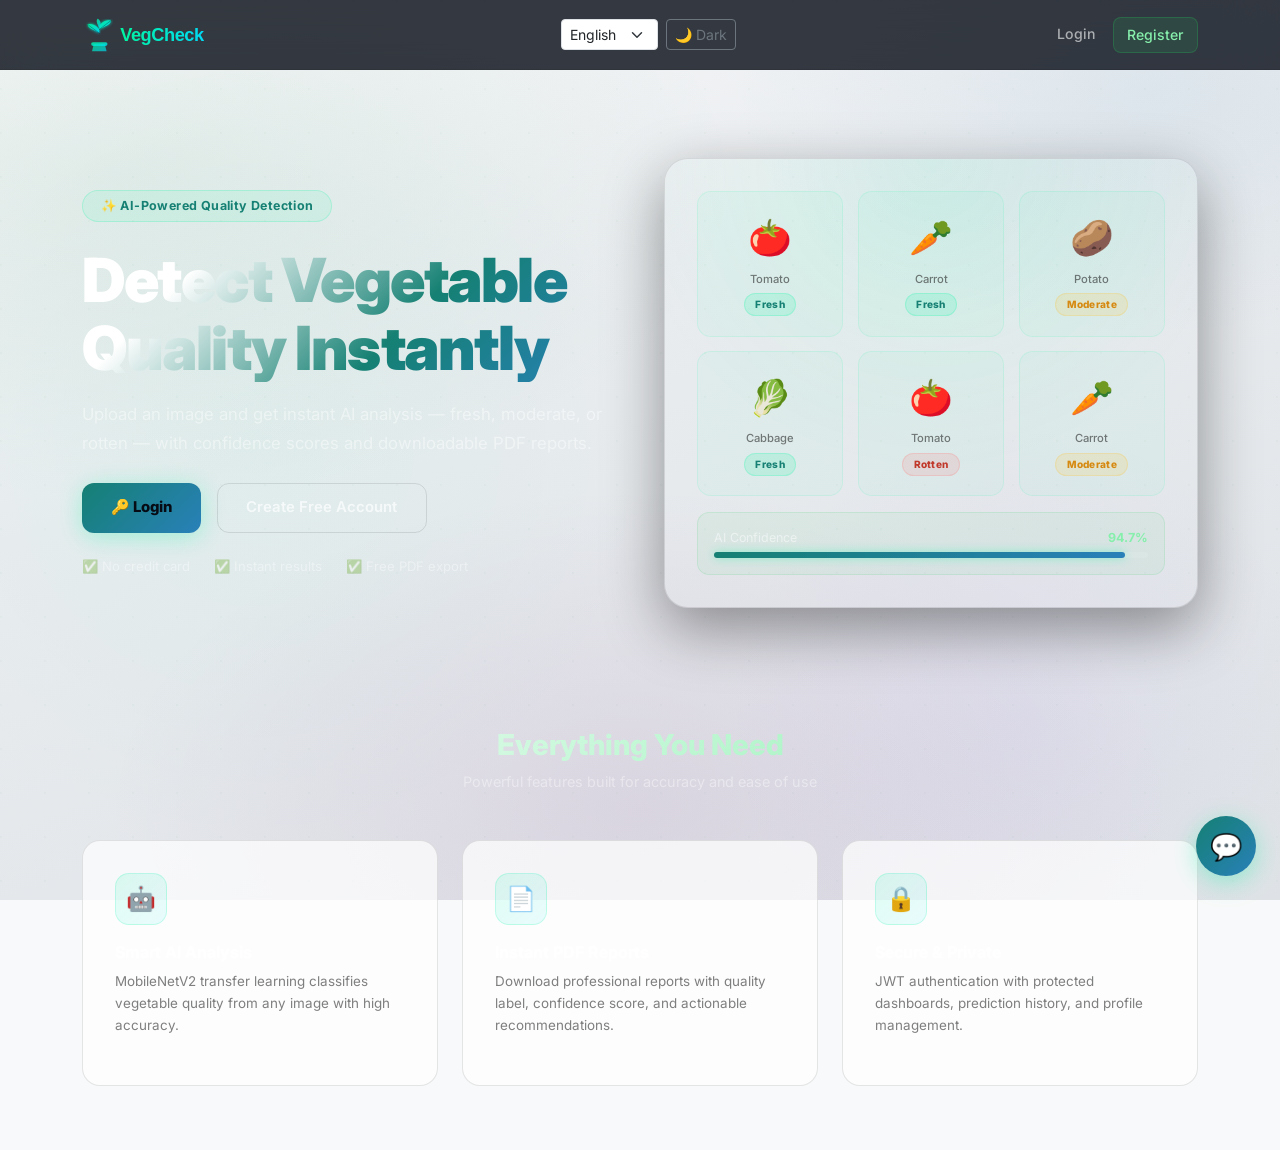
<file: frontend/index.html>
<!DOCTYPE html>
<html lang="en">
<head>
  <meta charset="UTF-8" />
  <meta name="viewport" content="width=device-width, initial-scale=1.0" />
      <title data-key="index_title">VegCheck AI - Vegetable Quality Detection</title>
  <link rel="icon" type="image/svg+xml" href="assets/icons/favicon.svg" />
  <link href="https://cdn.jsdelivr.net/npm/bootstrap@5.3.3/dist/css/bootstrap.min.css" rel="stylesheet" />
  <link rel="stylesheet" href="assets/css/style.css" />
  <link rel="stylesheet" href="assets/css/animations.css" />
</head>
<body>
  <div class="bg-canvas"></div>

  <!-- Navbar -->
  <nav class="navbar navbar-expand-lg glass-nav">
    <div class="container">
      <a class="navbar-brand" href="index.html"><img src="assets/icons/logo.svg" alt="VegCheck AI" /></a>
      <button class="navbar-toggler border-0" type="button" data-bs-toggle="collapse" data-bs-target="#navbarNav">
        <span class="navbar-toggler-icon"></span>
      </button>
          <div class="collapse navbar-collapse" id="navbarNav">
        <div class="d-flex align-items-center gap-2 me-2 ms-auto">
          <select id="languageSelect" class="form-select form-select-sm" style="width:auto;">
            <option value="en">English</option>
            <option value="es">Español</option>
            <option value="hi">हिंदी</option>
          </select>
          <button id="themeToggle" class="btn btn-sm btn-outline-secondary" onclick="toggleTheme()">🌙 Dark</button>
        </div>
        <ul class="navbar-nav ms-auto gap-1">
            <li class="nav-item"><a class="nav-link" href="login.html" data-key="nav_login">Login</a></li>
          <li class="nav-item">
            <a class="nav-link" href="register.html"
               style="background:rgba(34,197,94,0.12);border:1px solid rgba(34,197,94,0.25);border-radius:8px;color:#86efac!important;">
              <span data-key="nav_register">Register</span>
            </a>
          </li>
        </ul>
      </div>
    </div>
  </nav>

  <!-- Hero -->
  <section class="hero-section" style="position:relative;z-index:1;">
    <div class="container">
      <div class="row align-items-center g-5">
        <div class="col-lg-6 animate-fadeInLeft">
                <div class="hero-badge" data-key="index_hero_badge">✨ AI-Powered Quality Detection</div>
          <h1 class="hero-title" data-key="index_hero_title">Detect Vegetable Quality Instantly</h1>
          <p class="hero-sub" data-key="index_hero_sub">Upload an image and get instant AI analysis — fresh, moderate, or rotten — with confidence scores and downloadable PDF reports.</p>
          <div class="d-flex flex-wrap gap-3 mt-4">
            <a href="login.html" class="btn-primary-custom"><span data-key="index_login_btn">🔑 Login</span></a>
            <a href="register.html" class="btn-outline-custom"><span data-key="index_register_btn">Create Free Account</span></a>
          </div>
          <div class="d-flex gap-4 mt-4" style="color:rgba(255,255,255,0.4);font-size:0.82rem;">
            <span data-key="index_no_credit">✅ No credit card</span>
            <span data-key="index_instant">✅ Instant results</span>
            <span data-key="index_pdf_export">✅ Free PDF export</span>
          </div>
        </div>
        <div class="col-lg-6 animate-fadeInRight">
          <div class="hero-visual-card">
            <div class="veg-grid">
              <div class="veg-item">
                <span class="emoji">🍅</span>
                <div class="label">Tomato</div>
                <span class="quality-badge badge-fresh">Fresh</span>
              </div>
              <div class="veg-item">
                <span class="emoji">🥕</span>
                <div class="label">Carrot</div>
                <span class="quality-badge badge-fresh">Fresh</span>
              </div>
              <div class="veg-item">
                <span class="emoji">🥔</span>
                <div class="label">Potato</div>
                <span class="quality-badge badge-moderate">Moderate</span>
              </div>
              <div class="veg-item">
                <span class="emoji">🥬</span>
                <div class="label">Cabbage</div>
                <span class="quality-badge badge-fresh">Fresh</span>
              </div>
              <div class="veg-item">
                <span class="emoji">🍅</span>
                <div class="label">Tomato</div>
                <span class="quality-badge badge-rotten">Rotten</span>
              </div>
              <div class="veg-item">
                <span class="emoji">🥕</span>
                <div class="label">Carrot</div>
                <span class="quality-badge badge-moderate">Moderate</span>
              </div>
            </div>
            <div class="mt-3 p-3" style="background:rgba(34,197,94,0.06);border:1px solid rgba(34,197,94,0.12);border-radius:12px;">
              <div class="d-flex justify-content-between align-items-center mb-1">
                <span style="font-size:0.78rem;color:rgba(255,255,255,0.5);">AI Confidence</span>
                <span style="font-size:0.78rem;color:#86efac;font-weight:700;">94.7%</span>
              </div>
              <div style="height:6px;background:rgba(255,255,255,0.08);border-radius:3px;">
                <div style="height:100%;width:94.7%;background:linear-gradient(90deg,var(--p1),var(--p2));border-radius:3px;box-shadow:0 0 10px rgba(0,245,160,0.4);"></div>
              </div>
            </div>
          </div>
        </div>
      </div>
    </div>
  </section>

  <!-- Features -->
  <section style="position:relative;z-index:1;padding:4rem 0;">
    <div class="container">
      <div class="text-center mb-5 animate-fadeInUp">
                <h2 style="font-size:1.8rem;font-weight:800;background:linear-gradient(135deg,#fff,#86efac);-webkit-background-clip:text;-webkit-text-fill-color:transparent;background-clip:text;">
          <span data-key="index_features_title">Everything You Need</span>
        </h2>
        <p style="color:rgba(255,255,255,0.4);font-size:0.9rem;margin-top:0.5rem;" data-key="index_features_sub">Powerful features built for accuracy and ease of use</p>
      </div>
      <div class="row g-4">
        <div class="col-md-4 animate-fadeInUp delay-1">
              <div class="feature-card">
            <div class="feature-icon">🤖</div>
            <h4 data-key="feature_ai_title">Smart AI Analysis</h4>
            <p data-key="feature_ai_desc">MobileNetV2 transfer learning classifies vegetable quality from any image with high accuracy.</p>
          </div>
        </div>
        <div class="col-md-4 animate-fadeInUp delay-2">
          <div class="feature-card">
            <div class="feature-icon">📄</div>
            <h4 data-key="feature_pdf_title">Instant PDF Reports</h4>
            <p data-key="feature_pdf_desc">Download professional reports with quality label, confidence score, and actionable recommendations.</p>
          </div>
        </div>
        <div class="col-md-4 animate-fadeInUp delay-3">
          <div class="feature-card">
            <div class="feature-icon">🔒</div>
            <h4 data-key="feature_secure_title">Secure & Private</h4>
            <p data-key="feature_secure_desc">JWT authentication with protected dashboards, prediction history, and profile management.</p>
          </div>
        </div>
      </div>
    </div>
  </section>

      <script src="https://cdn.jsdelivr.net/npm/bootstrap@5.3.3/dist/js/bootstrap.bundle.min.js"></script>
        <script src="assets/js/theme.js"></script>
     <script src="assets/js/translations.js"></script>
     <script src="assets/js/chatbot.js"></script>
  </body>
</html>
</file>
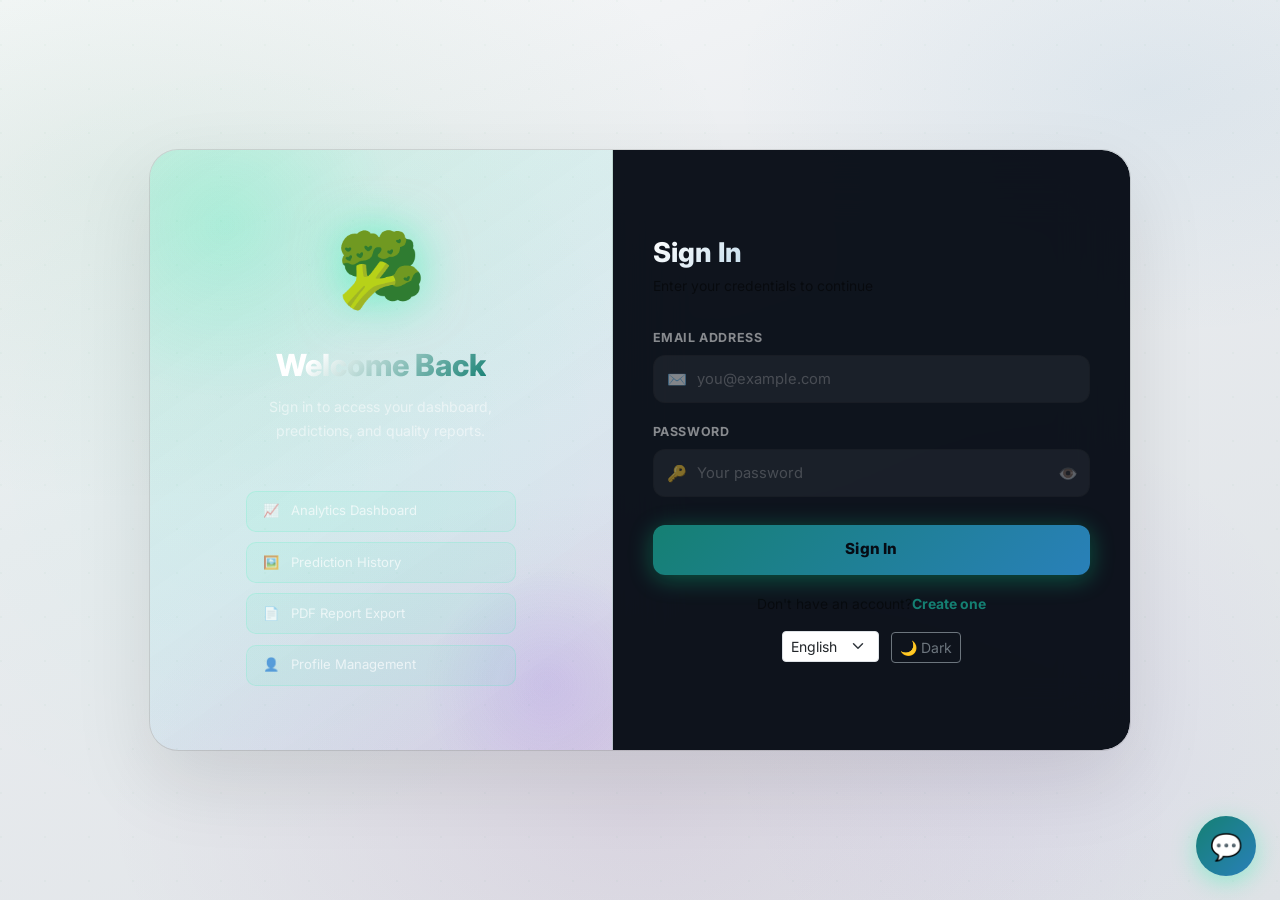
<file: frontend/admin.html>
<!DOCTYPE html>
<html lang="en">
  <head>
    <meta charset="UTF-8" />
    <meta name="viewport" content="width=device-width, initial-scale=1.0" />
        <title data-key="admin_title">Admin - VegCheck AI</title>
    <link href="https://cdn.jsdelivr.net/npm/bootstrap@5.3.3/dist/css/bootstrap.min.css" rel="stylesheet" />
    <link rel="stylesheet" href="assets/css/style.css" />
    <link rel="stylesheet" href="assets/css/animations.css" />
    <style>
      .train-log {
        background: #010a04;
        border: 1px solid rgba(34,197,94,0.2);
        border-radius: 10px;
        padding: 1rem;
        height: 320px;
        overflow-y: auto;
        font-family: 'Courier New', monospace;
        font-size: 0.82rem;
        color: #86efac;
        white-space: pre-wrap;
        word-break: break-all;
      }
      .train-log .log-error { color: #fca5a5; }
      .train-log .log-done  { color: #fde047; font-weight: 700; }
      .drop-zone {
        border: 2px dashed rgba(34,197,94,0.35);
        border-radius: 14px;
        padding: 2.5rem 1rem;
        text-align: center;
        cursor: pointer;
        transition: border-color 0.2s, background 0.2s;
        color: rgba(255,255,255,0.45);
      }
      .drop-zone.dragover, .drop-zone:hover {
        border-color: #22c55e;
        background: rgba(34,197,94,0.06);
        color: #86efac;
      }
      .drop-zone input { display: none; }
      .structure-hint {
        background: rgba(34,197,94,0.05);
        border: 1px solid rgba(34,197,94,0.15);
        border-radius: 10px;
        padding: 1rem 1.2rem;
        font-size: 0.82rem;
        color: rgba(255,255,255,0.55);
        font-family: 'Courier New', monospace;
        line-height: 1.8;
      }
    </style>
  </head>
  <body>
    <div class="bg-canvas"></div>
        <nav class="navbar navbar-expand-lg glass-nav">
      <div class="container">
        <a class="navbar-brand" href="index.html">🥦 VegCheck AI</a>
        <button class="navbar-toggler border-0" type="button" data-bs-toggle="collapse" data-bs-target="#navbarNav">
          <span class="navbar-toggler-icon"></span>
        </button>
        <div class="collapse navbar-collapse" id="navbarNav">
          <ul class="navbar-nav ms-auto align-items-center gap-1">
            <li class="nav-item d-flex align-items-center">
              <select id="languageSelect" class="form-select form-select-sm" style="width:auto;">
                <option value="en" data-key="lang_en">English</option>
                <option value="es" data-key="lang_es">Español</option>
                <option value="hi" data-key="lang_hi">हिंदी</option>
              </select>
            </li>
            <li class="nav-item d-flex align-items-center">
              <button id="themeToggle" class="btn btn-sm btn-outline-secondary" data-key="theme_toggle_dark" onclick="toggleTheme()">🌙 Dark</button>
            </li>
            <li class="nav-item"><a class="nav-link" href="predict.html" data-key="nav_predict">Predict</a></li>
            <li class="nav-item"><a class="nav-link" href="dashboard.html" data-key="nav_dashboard">Dashboard</a></li>
            <li class="nav-item"><a class="nav-link" href="history.html" data-key="nav_history">History</a></li>
            <li class="nav-item"><a class="nav-link" href="profile.html" data-key="nav_profile">Profile</a></li>
            <li class="nav-item"><a class="nav-link active" href="admin.html" data-key="nav_admin">Admin</a></li>
            <li class="nav-item"><a class="nav-link" href="#" onclick="logout()" data-key="nav_logout">Logout</a></li>
          </ul>
        </div>
      </div>
    </nav>

    <div class="container py-4" style="position:relative;z-index:1;">
      <div class="d-flex align-items-center gap-2 mb-4">
                <button class="btn btn-sm btn-outline-secondary" onclick="history.back()" data-key="back_btn">← Back</button>
        <a href="dashboard.html" class="btn btn-sm btn-outline-secondary" data-key="dashboard_link">Dashboard →</a>
      </div>

      <!-- Train Model Section -->
      <div class="glass-card p-4 mb-4">
                <h3 class="mb-1" data-key="train_model">🤖 Train Model</h3>
        <p style="color:rgba(255,255,255,0.4);font-size:0.88rem;margin-bottom:1.5rem;" data-key="train_desc">Upload a ZIP of labelled vegetable images to retrain the AI model.</p>

        <div class="row g-4">
          <div class="col-lg-5">
                        <h6 class="mb-2" style="color:rgba(255,255,255,0.6);" data-key="required_zip">Required ZIP structure:</h6>
            <div class="structure-hint mb-3">
              dataset.zip<br>
              ├── Tomato/<br>
              │&nbsp;&nbsp;&nbsp;├── Fresh/&nbsp;&nbsp;&nbsp;&nbsp;*.jpg<br>
              │&nbsp;&nbsp;&nbsp;├── Rotten/&nbsp;&nbsp;&nbsp;*.jpg<br>
              │&nbsp;&nbsp;&nbsp;└── Unripe/&nbsp;&nbsp;&nbsp;*.jpg<br>
              ├── Carrot/<br>
              │&nbsp;&nbsp;&nbsp;└── Fresh/&nbsp;&nbsp;&nbsp;&nbsp;*.jpg<br>
              └── Potato/<br>
              &nbsp;&nbsp;&nbsp;&nbsp;└── *.jpg&nbsp;&nbsp;&nbsp;(flat = Fresh)
            </div>
                        <div class="structure-hint" style="font-family:inherit;">
              <strong style="color:#86efac;" data-key="quality_folders">Quality folder names recognised:</strong><br>
              <span style="color:rgba(255,255,255,0.5);">fresh, ripe, good → <strong>Fresh</strong><br>
              unripe, old → <strong>Moderately Fresh</strong><br>
              rotten, bad, damaged, spoiled → <strong>Rotten</strong></span>
            </div>
          </div>

          <div class="col-lg-7">
            <div class="drop-zone" id="dropZone" onclick="document.getElementById('zipInput').click()">
              <div id="dropLabel">
                <div style="font-size:2.5rem;margin-bottom:0.5rem;">📦</div>
                                <div style="font-weight:600;" data-key="upload_zip">Click or drag & drop your ZIP file here</div>
                <div style="font-size:0.8rem;margin-top:0.3rem;" data-key="zip_only">Only .zip files accepted</div>
              </div>
              <input type="file" id="zipInput" accept=".zip" />
            </div>

            <div class="d-flex align-items-center gap-3 mt-3">
                            <label style="font-size:0.85rem;color:rgba(255,255,255,0.5);white-space:nowrap;" data-key="epochs_label">Epochs:</label>
              <input type="number" id="epochsInput" value="15" min="1" max="50"
                style="width:80px;background:rgba(255,255,255,0.06);border:1px solid rgba(255,255,255,0.1);border-radius:8px;color:#fff;padding:0.4rem 0.6rem;font-size:0.9rem;" />
                            <button id="trainBtn" class="btn-submit" style="flex:1;" onclick="startTraining()" data-key="start_training">
                🚀 Start Training
              </button>
            </div>

            <div class="d-flex align-items-center gap-3 mt-3 pt-2" style="border-top:1px solid rgba(255,255,255,0.06);">
                            <button id="folderTrainBtn" class="btn btn-outline-success btn-sm" data-key="train_from_folder">📁 Train from Existing Folder</button>
              <span style="font-size:0.78rem;color:rgba(255,255,255,0.45);" data-key="train_from_folder_desc">Train directly from the <code>train_uploads</code> folder already on the server.</span>
            </div>
            <div class="structure-hint mt-3" style="font-family:inherit;">
                            <strong style="color:#86efac;" data-key="single_image_mode">Single-image mode:</strong><br>
              <span data-key="single_image_instructions">Upload one photo at a time, choose the vegetable and quality, and the image will be added to the training set for retraining.</span>
            </div>

            <div class="row g-3 mt-1">
              <div class="col-md-4">
                                <label class="form-label" style="font-size:0.8rem;color:rgba(255,255,255,0.55);" data-key="vegetable_name_label">Vegetable name</label>
                <input id="singleVegetableInput" type="text" placeholder="Tomato" data-key="vegetable_placeholder" class="form-control" style="background:rgba(255,255,255,0.06);border:1px solid rgba(255,255,255,0.1);border-radius:8px;color:#fff;" />
              </div>
              <div class="col-md-3">
                                <label class="form-label" style="font-size:0.8rem;color:rgba(255,255,255,0.55);" data-key="quality_label">Quality</label>
                <select id="singleQualityInput" class="form-select" style="background:rgba(255,255,255,0.06);border:1px solid rgba(255,255,255,0.1);border-radius:8px;color:#fff;">
                                    <option value="Fresh" data-key="fresh_label">Fresh</option>
                  <option value="Moderately Fresh" data-key="moderate_label">Moderately Fresh</option>
                  <option value="Rotten" data-key="rotten_label">Rotten</option>
                </select>
              </div>
              <div class="col-md-5">
                                <label class="form-label" style="font-size:0.8rem;color:rgba(255,255,255,0.55);" data-key="single_image">Single image</label>
                <input type="file" id="singleImageInput" accept="image/*" class="form-control" style="background:rgba(255,255,255,0.06);border:1px solid rgba(255,255,255,0.1);border-radius:8px;color:#fff;" />
                                <div id="singleImageLabel" style="font-size:0.75rem;color:rgba(255,255,255,0.45);margin-top:0.35rem;" data-key="no_image_selected">No image selected</div>
              </div>
            </div>

            <div class="d-flex justify-content-end mt-3">
                            <button id="singleUploadBtn" class="btn-submit" onclick="uploadSingleImage()" data-key="add_single">📸 Add Single Image</button>
            </div>

            <div id="trainAlert" class="mt-3" style="display:none;"></div>

            <div class="mt-3">
              <div class="d-flex justify-content-between align-items-center mb-1">
                                <span style="font-size:0.82rem;color:rgba(255,255,255,0.5);" data-key="training_log">Training Log</span>
                <button class="btn btn-sm" style="font-size:0.75rem;color:rgba(255,255,255,0.3);background:none;border:none;" onclick="clearLog()" data-key="clear_log">Clear</button>
              </div>
                            <div class="train-log" id="trainLog" data-key="waiting_training">Waiting for training to start...</div>
            </div>

            <div id="progressBar" class="mt-2" style="display:none;">
              <div style="height:4px;background:rgba(255,255,255,0.08);border-radius:2px;overflow:hidden;">
                <div id="progressFill" style="height:100%;width:0%;background:linear-gradient(90deg,#22c55e,#86efac);border-radius:2px;transition:width 0.4s;"></div>
              </div>
            </div>
          </div>
        </div>
      </div>

      <!-- Users Section -->
      <div class="glass-card p-4">
                <h3 class="mb-3" data-key="all_users">👥 All Users</h3>
        <div id="adminUsers"><div class="spinner-border spinner-border-sm"></div></div>
      </div>
    </div>

        <script src="https://cdn.jsdelivr.net/npm/bootstrap@5.3.3/dist/js/bootstrap.bundle.min.js"></script>
    <script src="assets/js/theme.js"></script>
    <script src="assets/js/translations.js"></script>
    <script src="assets/js/chatbot.js"></script>
    <script src="assets/js/app.js"></script>
    <script src="assets/js/admin-nav.js"></script>
    <script>
      const API = 'http://127.0.0.1:8000';
      let selectedFile = null;
      let selectedSingleImageFile = null;
      let streamAbortController = null;

      // ── Drag & drop ──
      const dropZone = document.getElementById('dropZone');
      const zipInput = document.getElementById('zipInput');
      const singleImageInput = document.getElementById('singleImageInput');
      const singleImageLabel = document.getElementById('singleImageLabel');

      dropZone.addEventListener('dragover', e => { e.preventDefault(); dropZone.classList.add('dragover'); });
      dropZone.addEventListener('dragleave', () => dropZone.classList.remove('dragover'));
      dropZone.addEventListener('drop', e => {
        e.preventDefault();
        dropZone.classList.remove('dragover');
        const f = e.dataTransfer.files[0];
        if (f && f.name.endsWith('.zip')) setFile(f);
                else showAlert(t('drop_zip'), 'error');
      });
      zipInput.addEventListener('change', () => {
        if (zipInput.files[0]) setFile(zipInput.files[0]);
      });
      singleImageInput.addEventListener('change', () => {
        selectedSingleImageFile = singleImageInput.files[0] || null;
        singleImageLabel.textContent = selectedSingleImageFile
          ? `${selectedSingleImageFile.name} (${(selectedSingleImageFile.size / 1024 / 1024).toFixed(2)} MB)`
                    : t('no_image_selected');
      });

      function setFile(f) {
        selectedFile = f;
        document.getElementById('dropLabel').innerHTML =
          `<div style="font-size:2rem;">✅</div><div style="font-weight:600;color:#86efac;">${f.name}</div><div style="font-size:0.8rem;">${(f.size/1024/1024).toFixed(2)} MB</div>`;
      }

      // ── Training ──
      async function startTraining() {
                if (!selectedFile) return showAlert(t('select_zip_first'), 'error');
        const token = localStorage.getItem('token');
        const epochs = parseInt(document.getElementById('epochsInput').value) || 15;

        const btn = document.getElementById('trainBtn');
        btn.disabled = true;
        btn.innerHTML = '<span class="spinner"></span> ' + t('uploading');
        clearLog();
        showAlert('', '');

        const formData = new FormData();
        formData.append('file', selectedFile);
        // epochs is passed as query param only — do not add to FormData

        try {
          const res = await fetch(`${API}/admin/train/upload?epochs=${epochs}`, {
            method: 'POST',
            headers: { Authorization: `Bearer ${token}` },
            body: formData,
          });
          const data = await res.json();
          if (!res.ok) {
                        showAlert(data.detail || t('upload_failed'), 'error');
            btn.disabled = false;
            btn.innerHTML = t('start_training');
            return;
          }
          showAlert(t('training_started') + ' ' + t('classes_csv') + ' ' + data.classes.join(', '), 'success');
          btn.innerHTML = t('training');
          document.getElementById('progressBar').style.display = 'block';
          startLogStream(token);
        } catch {
          showAlert(t('cannot_connect'), 'error');
          btn.disabled = false;
          btn.innerHTML = t('start_training');
        }
      }

      async function trainFromFolder() {
        const token = localStorage.getItem('token');
        const epochs = parseInt(document.getElementById('epochsInput').value) || 15;
        const btn = document.getElementById('folderTrainBtn');
        btn.disabled = true;
        btn.innerHTML = '<span class="spinner"></span> ' + t('training');
        clearLog();
        showAlert('', '');
        try {
          const res = await fetch(`${API}/admin/train/train-folder?epochs=${epochs}`, {
            method: 'POST',
            headers: { Authorization: `Bearer ${token}` },
          });
          const data = await res.json();
          if (!res.ok) {
                        showAlert(data.detail || t('training_failed'), 'error');
            btn.disabled = false;
            btn.innerHTML = t('train_from_folder');
            return;
          }
          showAlert(t('training_started') + ' ' + t('classes_csv') + ' ' + data.classes.join(', '), 'success');
          btn.innerHTML = t('training');
          document.getElementById('progressBar').style.display = 'block';
          startLogStream(token);
        } catch {
          showAlert(t('cannot_connect'), 'error');
          btn.disabled = false;
          btn.innerHTML = t('train_from_folder');
        }
      }

      async function uploadSingleImage() {
        const token = localStorage.getItem('token');
        const vegetableName = document.getElementById('singleVegetableInput').value.trim();
        const qualityValue = document.getElementById('singleQualityInput').value;
        const epochs = parseInt(document.getElementById('epochsInput').value) || 15;
        const btn = document.getElementById('singleUploadBtn');

                if (!selectedSingleImageFile) return showAlert(t('select_image_first'), 'error');
        if (!vegetableName) return showAlert(t('enter_vegetable'), 'error');

        btn.disabled = true;
                btn.innerHTML = '<span class="spinner"></span> ' + t('adding');
        clearLog();
        showAlert('', '');

        const formData = new FormData();
        formData.append('file', selectedSingleImageFile);
        formData.append('vegetable_name', vegetableName);
        formData.append('quality', qualityValue);
        formData.append('epochs', epochs.toString());

        try {
          const res = await fetch(`${API}/admin/train/upload-single`, {
            method: 'POST',
            headers: { Authorization: `Bearer ${token}` },
            body: formData,
          });
          const data = await res.json();
          if (!res.ok) {
                        showAlert(data.detail || t('single_upload_failed'), 'error');
            btn.disabled = false;
            btn.innerHTML = t('add_single');
            return;
          }
          showAlert(t('image_added') + ' ' + t('classes_csv') + ' ' + data.classes.join(', '), 'success');
          btn.innerHTML = t('training');
          document.getElementById('progressBar').style.display = 'block';
          startLogStream(token);
        } catch {
          showAlert(t('cannot_connect'), 'error');
          btn.disabled = false;
          btn.innerHTML = t('add_single');
        }
      }

      function startLogStream(token) {
        if (streamAbortController) streamAbortController.abort();
        streamAbortController = new AbortController();
        // 2-hour timeout matches server-side deadline
        const timeoutId = setTimeout(() => streamAbortController.abort(), 7200000);
        const logEl = document.getElementById('trainLog');
        logEl.textContent = '';
        let epochCount = 0;

        fetchStream(`${API}/admin/train/logs`, token, streamAbortController.signal)
          .then(async (stream) => {
            const decoder = new TextDecoder();
            const reader = stream.getReader();
            let buffer = '';
            while (true) {
              const { done, value } = await reader.read();
              if (done) break;
              buffer += decoder.decode(value, { stream: true });
              const lines = buffer.split('\n');
              buffer = lines.pop();
              for (const line of lines) {
                if (line.startsWith('data: ')) {
                  const msg = line.slice(6);
                  if (msg === '__DONE__') { clearTimeout(timeoutId); onTrainingDone(); return; }
                  appendLog(msg);
                  if (msg.includes('Epoch')) epochCount++;
                  document.getElementById('progressFill').style.width = Math.min(epochCount / 25 * 100, 95) + '%';
                }
              }
            }
            clearTimeout(timeoutId);
            onTrainingDone();
          }).catch(err => {
            clearTimeout(timeoutId);
                        if (err.name !== 'AbortError') appendLog(t('stream_error') + err.message, 'error');
            onTrainingDone();
          });
      }

      async function fetchStream(url, token, signal) {
        const res = await fetch(url, { headers: { Authorization: `Bearer ${token}` }, signal });
        if (!res.ok) throw new Error('Stream request failed');
        return res.body;
      }

      function onTrainingDone() {
        const trainBtn = document.getElementById('trainBtn');
        const singleUploadBtn = document.getElementById('singleUploadBtn');
        const folderTrainBtn = document.getElementById('folderTrainBtn');
        trainBtn.disabled = false;
                trainBtn.innerHTML = t('start_training');
        singleUploadBtn.disabled = false;
        singleUploadBtn.innerHTML = t('add_single');
        if (folderTrainBtn) { folderTrainBtn.disabled = false; folderTrainBtn.innerHTML = t('train_from_folder'); }
        document.getElementById('progressFill').style.width = '100%';
        setTimeout(() => { document.getElementById('progressBar').style.display = 'none'; }, 2000);
      }

      function appendLog(msg, cls) {
        const logEl = document.getElementById('trainLog');
        const line = document.createElement('div');
        if (cls) line.className = 'log-' + cls;
        else if (msg.includes('✅')) line.className = 'log-done';
        else if (msg.includes('❌')) line.className = 'log-error';
        line.textContent = msg;
        logEl.appendChild(line);
        logEl.scrollTop = logEl.scrollHeight;
      }

      function clearLog() {
                document.getElementById('trainLog').textContent = t('waiting_training');
      }

      function showAlert(msg, type) {
        const el = document.getElementById('trainAlert');
        if (!msg) { el.style.display = 'none'; return; }
        el.style.display = 'block';
        el.style.cssText = `display:block;padding:0.7rem 1rem;border-radius:8px;font-size:0.85rem;${
          type === 'error'
            ? 'background:rgba(239,68,68,0.12);border:1px solid rgba(239,68,68,0.3);color:#fca5a5;'
            : 'background:rgba(34,197,94,0.12);border:1px solid rgba(34,197,94,0.3);color:#86efac;'
        }`;
        el.textContent = msg;
      }

      // ── Users ──
      async function loadAdmin() {
        const token = localStorage.getItem('token');
        if (!token) return window.location.href = 'login.html';
        try {
          const res = await fetch(`${API}/admin/users`, { headers: { Authorization: `Bearer ${token}` } });
          const data = await res.json();
          if (!res.ok) { document.getElementById('adminUsers').innerHTML = `<p style="color:#fca5a5;">${data.detail || t('access_denied')}</p>`; return; }
          document.getElementById('adminUsers').innerHTML = data.length
            ? data.map(u => `<div class="border-bottom py-2 d-flex justify-content-between align-items-center"><span><strong>${u.username}</strong> <span style="color:rgba(255,255,255,0.4);font-size:0.85rem;">${u.email}</span></span><span style="font-size:0.75rem;color:${u.is_admin==='true'?'#86efac':'rgba(255,255,255,0.3)'}">${u.is_admin==='true'?t('user_role_admin'):t('user_role_user')}</span></div>`).join('')
            : '<p style="color:rgba(255,255,255,0.4);">'+t('no_users')+'</p>';
        } catch { document.getElementById('adminUsers').innerHTML = '<p style="color:#fca5a5;">'+t('cannot_connect')+'</p>'; }
      }

      loadAdmin();
      function logout() { localStorage.removeItem('token'); window.location.href = 'login.html'; }
    </script>
  </body>
</html>
</file>
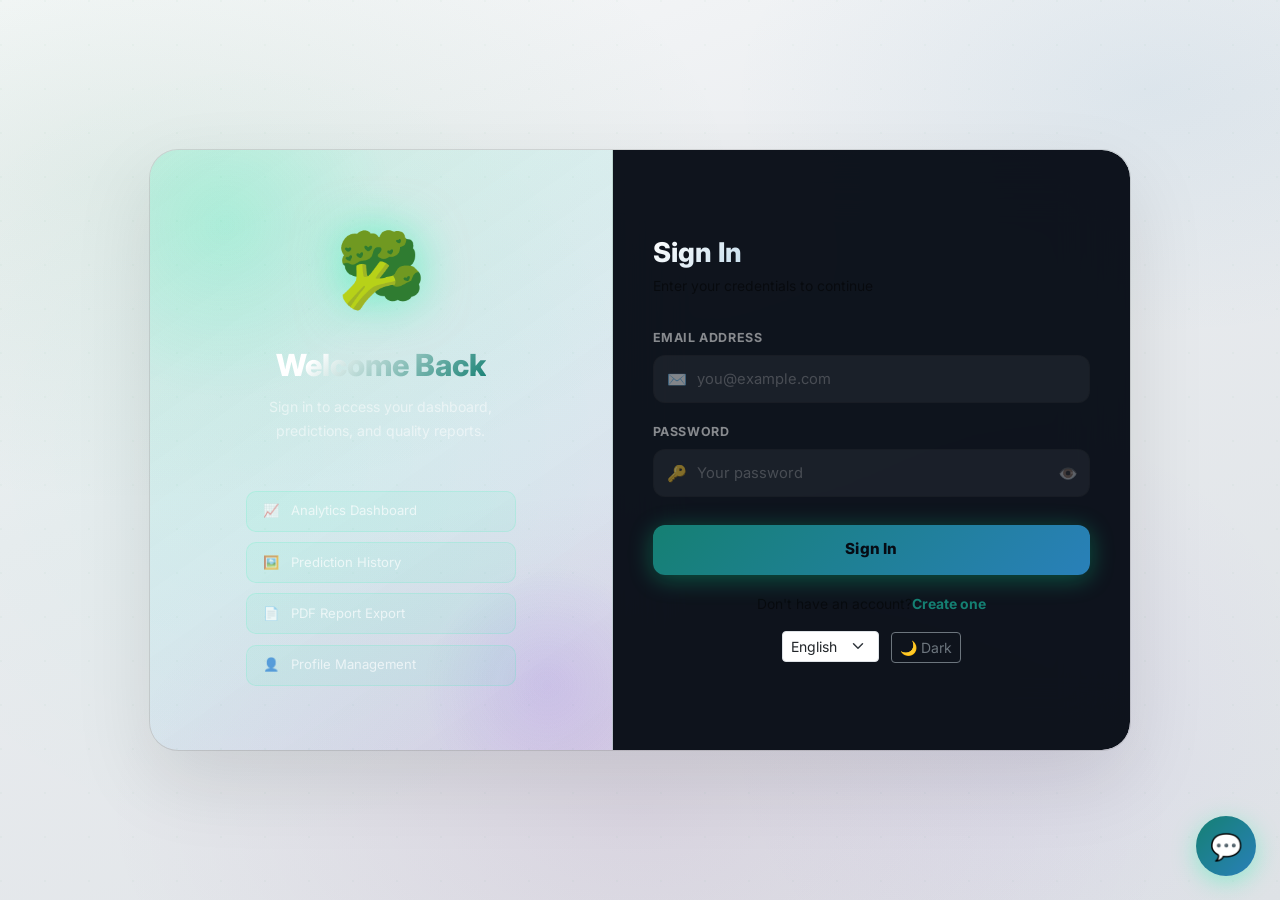
<file: frontend/dashboard.html>
<!DOCTYPE html>
<html lang="en">
  <head>
    <meta charset="UTF-8" />
    <meta name="viewport" content="width=device-width, initial-scale=1.0" />
        <title data-key="dashboard_title">Dashboard - VegCheck AI</title>
  <link rel="icon" type="image/svg+xml" href="assets/icons/favicon.svg" />
    <link href="https://cdn.jsdelivr.net/npm/bootstrap@5.3.3/dist/css/bootstrap.min.css" rel="stylesheet" />
    <link rel="stylesheet" href="assets/css/style.css" />
    <link rel="stylesheet" href="assets/css/animations.css" />
  </head>
  <body>
    <div class="bg-canvas"></div>
    <nav class="glass-nav">
      <div class="container d-flex align-items-center justify-content-between">
        <a class="navbar-brand" href="index.html"><img src="assets/icons/logo.svg" alt="VegCheck AI" /></a>
                <div class="d-flex align-items-center gap-3">
                    <select id="languageSelect" class="form-select form-select-sm" style="width:auto;">
            <option value="en" data-key="lang_en">English</option>
            <option value="es" data-key="lang_es">Español</option>
            <option value="hi" data-key="lang_hi">हिंदी</option>
          </select>
          <button id="themeToggle" class="btn btn-sm btn-outline-secondary" data-key="theme_toggle_dark" onclick="toggleTheme()">🌙 Dark</button>
          <ul class="navbar-nav flex-row gap-1" style="margin:0;">
          <li class="nav-item"><a class="nav-link active" href="dashboard.html" data-key="nav_dashboard">Dashboard</a></li>
          <li class="nav-item"><a class="nav-link" href="predict.html" data-key="nav_predict">Predict</a></li>
          <li class="nav-item"><a class="nav-link" href="history.html" data-key="nav_history">History</a></li>
          <li class="nav-item"><a class="nav-link" href="profile.html" data-key="nav_profile">Profile</a></li>
          <li class="nav-item" id="adminNavItem" style="display:none;">
            <a class="nav-link" href="admin.html" data-key="nav_admin" style="background:rgba(234,179,8,0.12);border:1px solid rgba(234,179,8,0.25);border-radius:8px;color:#fde047!important;">🛡️ Admin</a>
          </li>
                        <li class="nav-item"><a class="nav-link" href="#" onclick="logout()" data-key="nav_logout" style="color:var(--danger)!important;">Logout</a></li>
            </ul>
          </div>
        </div>
      </nav>

    <div class="container py-4" style="position:relative;z-index:1;">
      <div class="d-flex align-items-center gap-3 mb-4 animate-fadeInUp">
        <div style="font-size:2rem;">📊</div>
        <div>
          <h2 style="font-size:1.6rem;font-weight:900;background:linear-gradient(135deg,#fff,var(--p1));-webkit-background-clip:text;-webkit-text-fill-color:transparent;background-clip:text;margin:0;" data-key="dashboard_heading">Dashboard</h2>
          <p style="color:var(--muted);font-size:0.83rem;margin:0;" data-key="dashboard_sub">Your quality detection overview</p>
        </div>
      </div>
      <div class="row g-4" id="statsRow"></div>
      <div class="row g-4 mt-2">
        <div class="col-lg-8 animate-fadeInLeft delay-2">
          <div class="glass-card p-4">
            <h5 style="font-weight:700;margin-bottom:1rem;" data-key="dashboard_recent">🕒 Recent Predictions</h5>
            <div id="recentPredictions"></div>
          </div>
        </div>
        <div class="col-lg-4 animate-fadeInRight delay-2">
          <div class="glass-card p-4">
            <h5 style="font-weight:700;margin-bottom:1rem;" data-key="dashboard_quick">⚡ Quick Actions</h5>
            <div class="d-flex flex-column gap-2 mt-2">
              <a href="predict.html" class="btn-submit" style="text-align:center;text-decoration:none;display:block;" data-key="dashboard_new_pred">🔍 New Prediction</a>
              <a href="history.html" class="btn-outline-custom" style="justify-content:center;" data-key="history_new_pred">📋 View History</a>
              <a href="profile.html" class="btn-outline-custom" style="justify-content:center;" data-key="dashboard_profile">👤 My Profile</a>
            </div>
          </div>
        </div>
      </div>
      <div class="d-flex justify-content-between mt-4">
        <button class="btn btn-sm btn-outline-secondary" onclick="history.back()" data-key="back_btn">← Back</button>
        <a href="predict.html" class="btn btn-sm btn-outline-secondary" data-key="new_prediction_arrow">New Prediction →</a>
      </div>
    </div>

        <script src="https://cdn.jsdelivr.net/npm/bootstrap@5.3.3/dist/js/bootstrap.bundle.min.js"></script>
    <script src="assets/js/theme.js"></script>
    <script src="assets/js/translations.js"></script>
    <script src="assets/js/chatbot.js"></script>
    <script src="assets/js/app.js"></script>
    <script src="assets/js/admin-nav.js"></script>
    <script>
            const API = 'http://127.0.0.1:8000';

      async function loadDashboard() {
        const token = localStorage.getItem('token');
        if (!token) { window.location.href = 'login.html'; return; }
        try {
          const res = await fetch('http://127.0.0.1:8000/dashboard', { headers: { Authorization: `Bearer ${token}` } });
          const data = await res.json();
          if (!res.ok) { alert(data.detail || t('dashboard_load_error')); return; }
          document.getElementById('statsRow').innerHTML = `
            <div class="col-6 col-md-3 animate-fadeInUp delay-1"><div class="stat-card"><h5>${t('stats_total')}</h5><h2>${data.total_predictions}</h2></div></div>
            <div class="col-6 col-md-3 animate-fadeInUp delay-2"><div class="stat-card"><h5 style="color:var(--p1)">${t('stats_fresh')}</h5><h2 style="background:linear-gradient(135deg,var(--p1),var(--p2));-webkit-background-clip:text;-webkit-text-fill-color:transparent;background-clip:text;">${data.fresh_count}</h2></div></div>
            <div class="col-6 col-md-3 animate-fadeInUp delay-3"><div class="stat-card"><h5 style="color:var(--warn)">${t('stats_moderate')}</h5><h2 style="background:linear-gradient(135deg,#fbbf24,#f59e0b);-webkit-background-clip:text;-webkit-text-fill-color:transparent;background-clip:text;">${data.moderately_fresh_count}</h2></div></div>
            <div class="col-6 col-md-3 animate-fadeInUp delay-4"><div class="stat-card"><h5 style="color:var(--danger)">${t('stats_rotten')}</h5><h2 style="background:linear-gradient(135deg,#f87171,#ef4444);-webkit-background-clip:text;-webkit-text-fill-color:transparent;background-clip:text;">${data.rotten_count}</h2></div></div>`;
          const qColor = q => q === 'Fresh' ? 'var(--p1)' : q === 'Moderately Fresh' ? 'var(--warn)' : 'var(--danger)';
          const fmtDate = (iso) => { if (!iso) return ''; const d = new Date(iso); return d.toLocaleString(undefined, { month: 'short', day: 'numeric', hour: '2-digit', minute: '2-digit' }); };
          document.getElementById('recentPredictions').innerHTML = data.recent_predictions.length
            ? data.recent_predictions.map(p => `<div class="history-item"><span><strong style="color:${qColor(p.quality)};font-weight:700;">${p.quality}</strong> <span style="color:var(--muted);font-size:0.8rem;">${fmtDate(p.prediction_date)}</span></span><span style="color:var(--muted);font-size:0.78rem;background:rgba(255,255,255,0.05);padding:0.2rem 0.6rem;border-radius:6px;">${p.confidence}%</span></div>`).join('')
            : '<p style="color:var(--muted);">' + t('dashboard_no_pred') + ' <a href="predict.html" style="color:var(--p1);">' + t('dashboard_make_first') + '</a></p>';
                } catch { alert(t('cannot_connect')); }
      }
      loadDashboard();
      function logout() { localStorage.removeItem('token'); window.location.href = 'login.html'; }
    </script>
  </body>
</html>
</file>
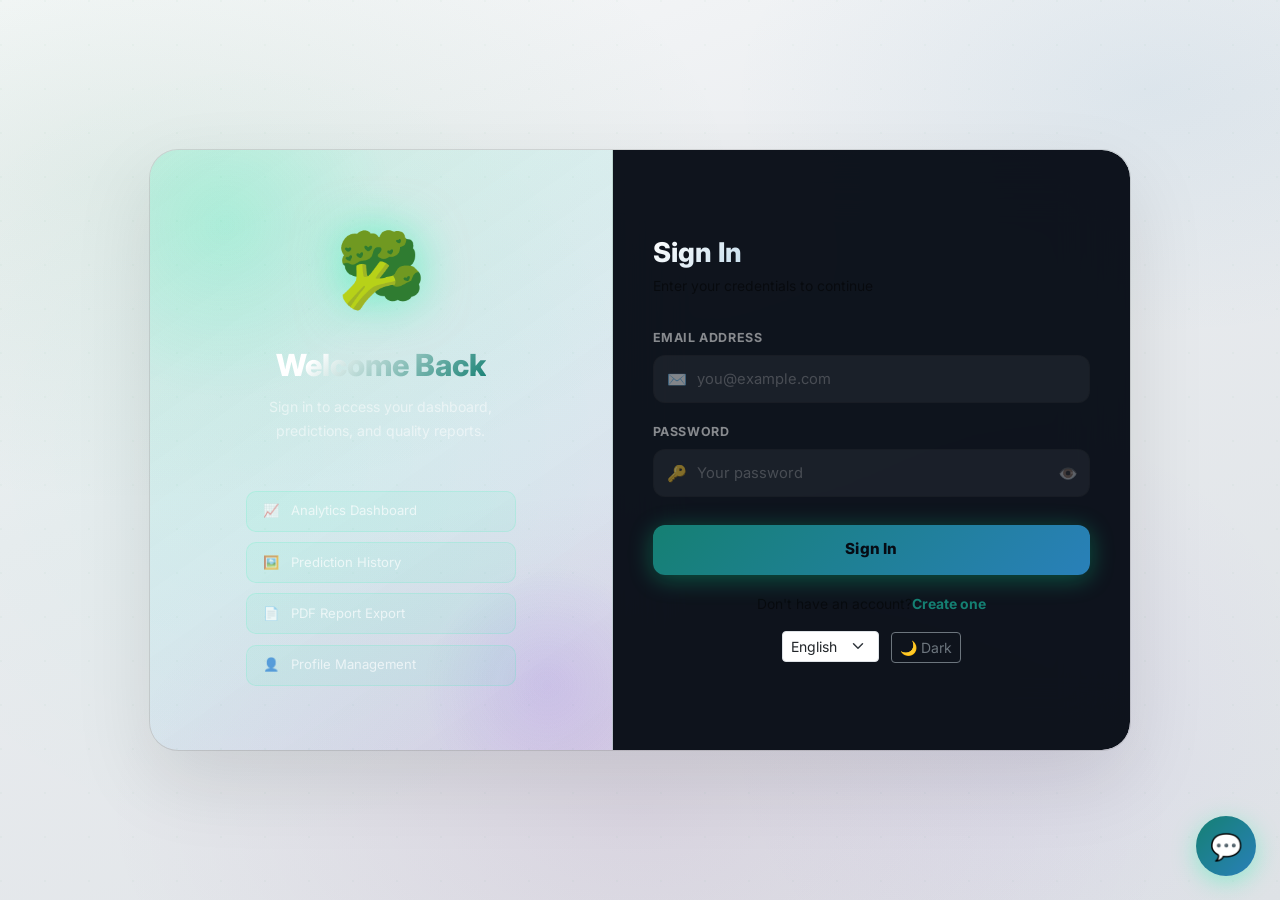
<file: frontend/history.html>
<!DOCTYPE html>
<html lang="en">
  <head>
    <meta charset="UTF-8" />
    <meta name="viewport" content="width=device-width, initial-scale=1.0" />
    <title data-key="history_title">History - VegCheck AI</title>
  <link rel="icon" type="image/svg+xml" href="assets/icons/favicon.svg" />
    <link href="https://cdn.jsdelivr.net/npm/bootstrap@5.3.3/dist/css/bootstrap.min.css" rel="stylesheet" />
    <link rel="stylesheet" href="assets/css/style.css" />
    <link rel="stylesheet" href="assets/css/animations.css" />
  </head>
  <body>
    <div class="bg-canvas"></div>
      <nav class="glass-nav">
      <div class="container d-flex align-items-center justify-content-between">
        <a class="navbar-brand" href="index.html"><img src="assets/icons/logo.svg" alt="VegCheck AI" /></a>
        <div class="d-flex align-items-center gap-3">
          <select id="languageSelect" class="form-select form-select-sm" style="width:auto;">
            <option value="en" data-key="lang_en">English</option>
            <option value="es" data-key="lang_es">Español</option>
            <option value="hi" data-key="lang_hi">हिंदी</option>
          </select>
          <button id="themeToggle" class="btn btn-sm btn-outline-secondary" data-key="theme_toggle_dark" onclick="toggleTheme()">🌙 Dark</button>
          <ul class="navbar-nav flex-row gap-1" style="margin:0;">
          <li class="nav-item"><a class="nav-link" href="dashboard.html" data-key="nav_dashboard">Dashboard</a></li>
          <li class="nav-item"><a class="nav-link" href="predict.html" data-key="nav_predict">Predict</a></li>
          <li class="nav-item"><a class="nav-link active" href="history.html" data-key="nav_history">History</a></li>
          <li class="nav-item"><a class="nav-link" href="profile.html" data-key="nav_profile">Profile</a></li>
          <li class="nav-item" id="adminNavItem" style="display:none;">
            <a class="nav-link" href="admin.html" data-key="nav_admin" style="background:rgba(234,179,8,0.12);border:1px solid rgba(234,179,8,0.25);border-radius:8px;color:#fde047!important;">🛡️ Admin</a>
          </li>
                            <li class="nav-item"><a class="nav-link" href="#" onclick="logout()" style="color:var(--danger)!important;"><span data-key="nav_logout">Logout</span></a></li>
            </ul>
          </div>
        </div>
      </nav>

    <div class="container py-4" style="position:relative;z-index:1;">
      <div class="d-flex align-items-center gap-3 mb-4 animate-fadeInUp">
        <div style="font-size:2rem;">📋</div>
        <div>
          <h2 style="font-size:1.6rem;font-weight:900;background:linear-gradient(135deg,#fff,var(--p1));-webkit-background-clip:text;-webkit-text-fill-color:transparent;background-clip:text;margin:0;" data-key="history_heading">Prediction History</h2>
          <p style="color:var(--muted);font-size:0.83rem;margin:0;" data-key="history_sub">All your past analyses</p>
        </div>
      </div>
      <div id="historyList" class="glass-card p-4 animate-fadeInUp delay-1"></div>
      <div class="d-flex justify-content-between mt-4">
        <button class="btn btn-sm btn-outline-secondary" onclick="history.back()" data-key="back_btn">&#8592; Back</button>
        <a href="predict.html" class="btn btn-sm btn-outline-secondary" data-key="history_new_pred">New Prediction &#8594;</a>
      </div>
    </div>

        <script src="https://cdn.jsdelivr.net/npm/bootstrap@5.3.3/dist/js/bootstrap.bundle.min.js"></script>
        <script src="assets/js/theme.js"></script>
    <script src="assets/js/translations.js"></script>
    <script src="assets/js/chatbot.js"></script>
    <script src="assets/js/app.js"></script>
    <script src="assets/js/admin-nav.js"></script>
        <script>
      // Language — handled by translations.js (no inline setup needed)
            async function loadHistory() {
        const token = localStorage.getItem('token');
        if (!token) return window.location.href = 'login.html';
        try {
          const res = await fetch('http://127.0.0.1:8000/history', { headers: { Authorization: `Bearer ${token}` } });
          const data = await res.json();
          const container = document.getElementById('historyList');
          if (!data.length) {
            container.innerHTML = '<p style="color:rgba(255,255,255,0.4);">' + t('history_no_pred') + ' <a href="predict.html">' + t('history_make_first') + '</a></p>';
            return;
          }
                    const qColor = q => q === 'Fresh' ? 'var(--p1)' : q === 'Moderately Fresh' ? 'var(--warn)' : 'var(--danger)';
          const fmtDate = (iso) => { if (!iso) return ''; const d = new Date(iso); return d.toLocaleString(undefined, { year: 'numeric', month: 'short', day: 'numeric', hour: '2-digit', minute: '2-digit' }); };
          container.innerHTML = data.map(item => `
            <div class="history-item">
              <div>
                <strong style="color:${qColor(item.quality)};font-weight:700;font-size:0.95rem;">${item.quality}</strong>
                <span style="color:var(--muted);font-size:0.8rem;"> &bull; ${fmtDate(item.prediction_date)}</span>
                <div style="color:var(--muted);font-size:0.82rem;margin-top:0.2rem;">
                  ${item.storage_days} days &bull; ${item.storage_temperature}
                </div>
              </div>
              <div class="d-flex gap-2">
                <button class="btn-primary-custom" style="font-size:0.78rem;padding:0.4rem 0.9rem;" onclick="downloadPdfReport(${item.id}, this)">${t('history_pdf')}</button>
                <button class="btn-outline-custom" style="font-size:0.78rem;padding:0.4rem 0.9rem;border-color:rgba(248,113,113,0.3);color:var(--danger);" onclick="deleteItem(${item.id}, this)">${t('history_delete')}</button>
              </div>
            </div>`).join('');
        } catch { document.getElementById('historyList').innerHTML = '<p style="color:#fca5a5;">' + t('cannot_connect') + '</p>'; }
      }

      async function deleteItem(id, btn) {
        const token = localStorage.getItem('token');
        btn.disabled = true;
        const res = await fetch(`http://127.0.0.1:8000/history/${id}`, { method: 'DELETE', headers: { Authorization: `Bearer ${token}` } });
        if (res.ok) loadHistory();
        else btn.disabled = false;
      }

      loadHistory();
      function logout() { localStorage.removeItem('token'); window.location.href = 'login.html'; }
    </script>
  </body>
</html>
</file>
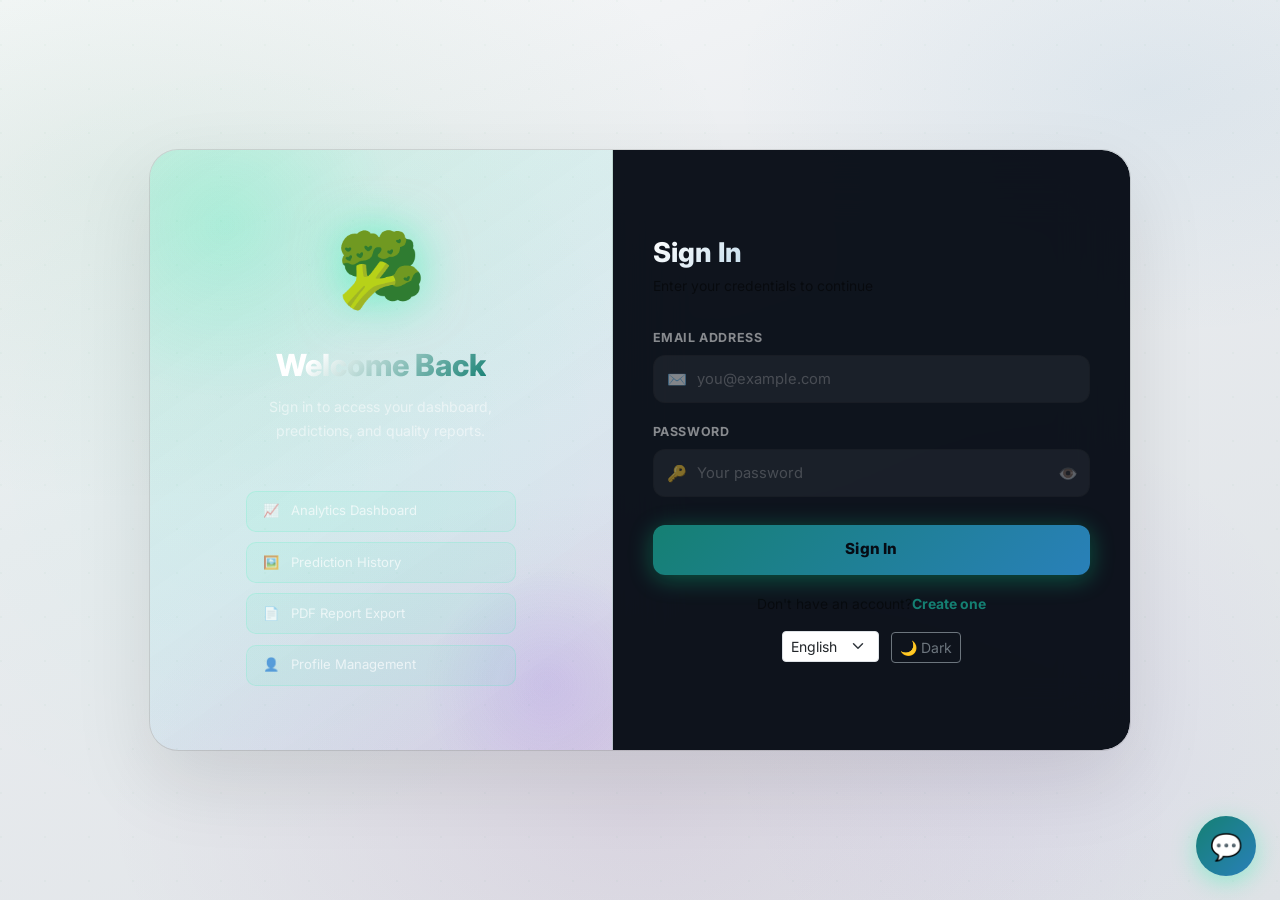
<file: frontend/login.html>
<!DOCTYPE html>
<html lang="en">
<head>
  <meta charset="UTF-8" />
  <meta name="viewport" content="width=device-width, initial-scale=1.0" />
    <title data-key="login_title">Login - VegCheck AI</title>
  <link rel="icon" type="image/svg+xml" href="assets/icons/favicon.svg" />
  <link href="https://cdn.jsdelivr.net/npm/bootstrap@5.3.3/dist/css/bootstrap.min.css" rel="stylesheet" />
  <link rel="stylesheet" href="assets/css/style.css" />
  <link rel="stylesheet" href="assets/css/animations.css" />
</head>
<body>
  <div class="bg-canvas"></div>

  <div class="auth-wrapper">
    <div class="auth-split animate-scaleIn">

      <!-- Left panel -->
      <div class="auth-panel-left">
        <div class="auth-brand-icon">🥦</div>
                <h2 data-key="login_welcome">Welcome Back</h2>
        <p data-key="login_sub">Sign in to access your dashboard, predictions, and quality reports.</p>
        <div class="auth-features">
          <div class="auth-feature-item"><span>📈</span><span data-key="analytics_dashboard">Analytics Dashboard</span></div>
          <div class="auth-feature-item"><span>🖼️</span><span data-key="prediction_history">Prediction History</span></div>
          <div class="auth-feature-item"><span>📄</span><span data-key="pdf_report_export">PDF Report Export</span></div>
          <div class="auth-feature-item"><span>👤</span><span data-key="profile_management">Profile Management</span></div>
        </div>
      </div>

      <!-- Right panel -->
      <div class="auth-panel-right">
                <h3 data-key="login_signin">Sign In</h3>
        <p class="subtitle" data-key="login_credentials">Enter your credentials to continue</p>

        <div class="alert-box alert-error" id="errorBox">
          <span>⚠️</span>      <span id="errorMsg" data-key="error_generic">Something went wrong.</span>
        </div>
              <div class="alert-box alert-success" id="successBox">
          <span>✅</span><span data-key="login_success">Login successful! Redirecting...</span>
        </div>

        <form id="loginForm" novalidate>
          <div class="form-group">
            <label class="form-label" data-key="login_email_label">Email Address</label>
            <div class="input-wrap">
              <span class="input-icon">✉️</span>
              <input type="email" class="form-control" id="email" data-key="login_email_placeholder" placeholder="you@example.com" required autocomplete="email" />
            </div>
          </div>

          <div class="form-group">
            <label class="form-label" data-key="login_password_label">Password</label>
            <div class="input-wrap">
              <span class="input-icon">🔑</span>
              <input type="password" class="form-control" id="password" data-key="login_password_placeholder" placeholder="Your password" required autocomplete="current-password" />
              <button type="button" class="toggle-pw" id="togglePw">👁️</button>
            </div>
          </div>

                <button type="submit" class="btn-submit" id="submitBtn" data-key="login_signin">Sign In</button>
        </form>

                  <div class="auth-footer-link">
        <span data-key="login_no_account">Don't have an account? </span><a href="register.html"><span data-key="create_account_link">Create one</span></a>
        </div>
        <div class="mt-3" style="text-align:center;">
          <select id="languageSelect" class="form-select form-select-sm" style="width:auto;display:inline-block;">
            <option value="en">English</option>
            <option value="es">Español</option>
            <option value="hi">हिंदी</option>
          </select>
          <button id="themeToggle" class="btn btn-sm btn-outline-secondary ms-2" onclick="toggleTheme()">🌙 Dark</button>
        </div>
      </div>

    </div>
  </div>

     <script src="https://cdn.jsdelivr.net/npm/bootstrap@5.3.3/dist/js/bootstrap.bundle.min.js"></script>
        <script src="assets/js/theme.js"></script>
    <script src="assets/js/translations.js"></script>
    <script src="assets/js/chatbot.js"></script>
    <script>
      const API = 'http://127.0.0.1:8000';

      document.getElementById('togglePw').addEventListener('click', () => {
      const pw = document.getElementById('password');
      const btn = document.getElementById('togglePw');
      pw.type = pw.type === 'password' ? 'text' : 'password';
      btn.textContent = pw.type === 'password' ? '👁️' : '🙈';
    });

    function showError(msg) {
      const box = document.getElementById('errorBox');
      document.getElementById('errorMsg').textContent = msg;
      box.classList.add('show');
      document.getElementById('successBox').classList.remove('show');
    }

    function showSuccess() {
      document.getElementById('successBox').classList.add('show');
      document.getElementById('errorBox').classList.remove('show');
    }

    document.getElementById('loginForm').addEventListener('submit', async (e) => {
      e.preventDefault();
      const btn = document.getElementById('submitBtn');
      const email = document.getElementById('email').value.trim();
      const password = document.getElementById('password').value;

            if (!email || !password) return showError(t('fill_all_fields'));

      btn.disabled = true;
      btn.innerHTML = '<span class="spinner"></span>' + t('signing_in');

      try {
        const res = await fetch(`${API}/login`, {
          method: 'POST',
          headers: { 'Content-Type': 'application/json' },
          body: JSON.stringify({ email, password }),
        });
        const data = await res.json();
        if (res.ok) {
          localStorage.setItem('token', data.access_token);
          showSuccess();
          setTimeout(() => window.location.href = 'dashboard.html', 1200);
        } else {
          showError(data.detail || t('invalid_credentials'));
          btn.disabled = false;
          btn.innerHTML = t('login_signin');
        }
      } catch {
        showError(t('cannot_connect'));
        btn.disabled = false;
        btn.innerHTML = t('login_signin');
      }
    });
  </script>
</body>
</html>
</file>
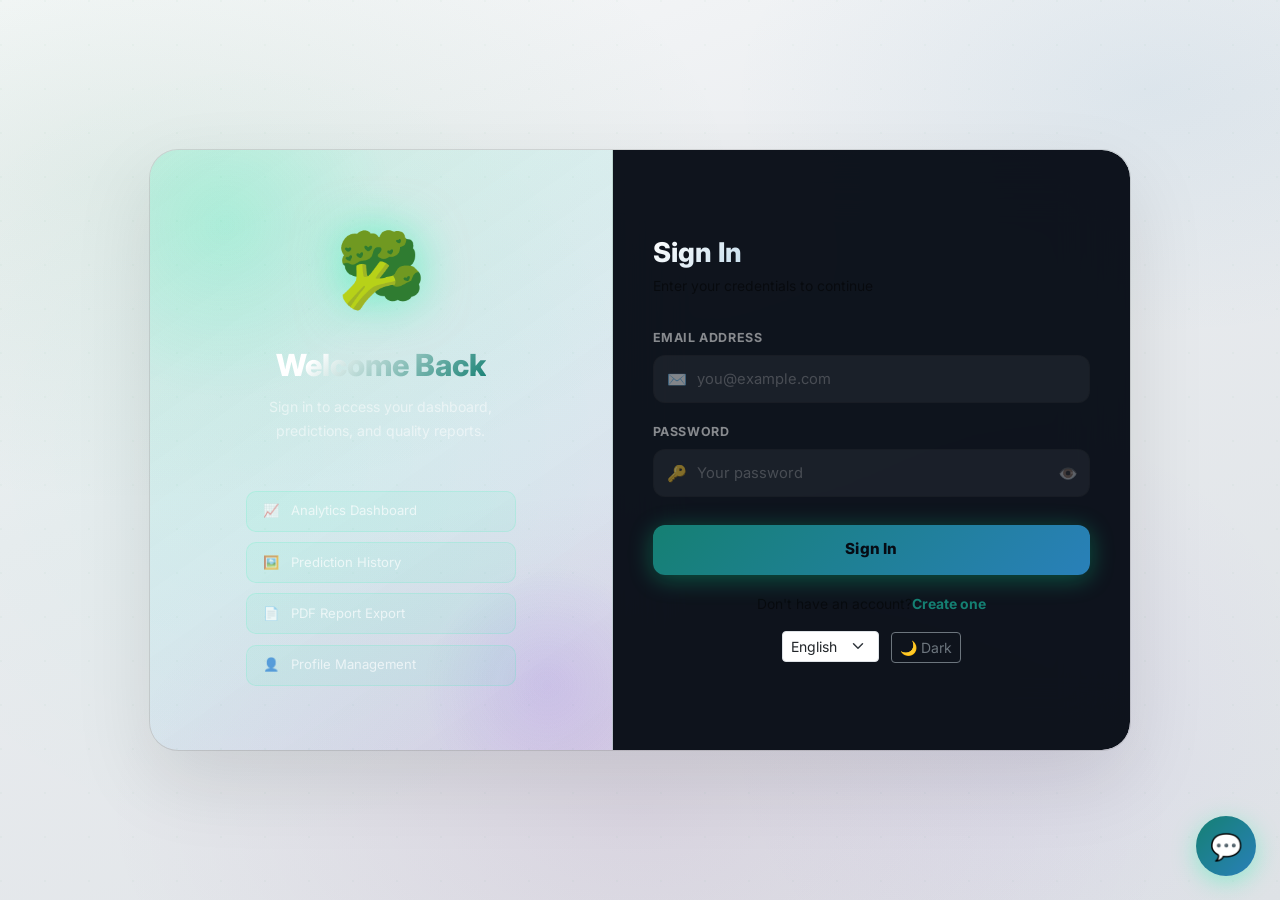
<file: frontend/profile.html>
<!DOCTYPE html>
<html lang="en">
  <head>
    <meta charset="UTF-8" />
    <meta name="viewport" content="width=device-width, initial-scale=1.0" />
    <title data-key="profile_title">Profile - VegCheck AI</title>
    <link rel="icon" type="image/svg+xml" href="assets/icons/favicon.svg" />
    <link href="https://cdn.jsdelivr.net/npm/bootstrap@5.3.3/dist/css/bootstrap.min.css" rel="stylesheet" />
    <link rel="stylesheet" href="assets/css/style.css" />
    <link rel="stylesheet" href="assets/css/animations.css" />
  </head>
  <body>
    <div class="bg-canvas"></div>
    <nav class="glass-nav">
      <div class="container d-flex align-items-center justify-content-between">
        <a class="navbar-brand" href="index.html"><img src="assets/icons/logo.svg" alt="VegCheck AI" /></a>
        <div class="d-flex align-items-center gap-3">
          <select id="languageSelect" class="form-select form-select-sm" style="width:auto;">
            <option value="en" data-key="lang_en">English</option>
            <option value="es" data-key="lang_es">Español</option>
            <option value="hi" data-key="lang_hi">हिंदी</option>
          </select>
          <button id="themeToggle" class="btn btn-sm btn-outline-secondary" data-key="theme_toggle_dark" onclick="toggleTheme()">🌙 Dark</button>
          <ul class="navbar-nav flex-row gap-1" style="margin:0;">
            <li class="nav-item"><a class="nav-link" href="dashboard.html" data-key="nav_dashboard">Dashboard</a></li>
            <li class="nav-item"><a class="nav-link" href="predict.html" data-key="nav_predict">Predict</a></li>
            <li class="nav-item"><a class="nav-link" href="history.html" data-key="nav_history">History</a></li>
            <li class="nav-item"><a class="nav-link active" href="profile.html" data-key="nav_profile">Profile</a></li>
            <li class="nav-item" id="adminNavItem" style="display:none;">
              <a class="nav-link" href="admin.html" data-key="nav_admin" style="background:rgba(234,179,8,0.12);border:1px solid rgba(234,179,8,0.25);border-radius:8px;color:#fde047!important;">🛡️ Admin</a>
            </li>
            <li class="nav-item">
              <a class="nav-link" href="#" onclick="logout()" data-key="nav_logout" style="color:var(--danger)!important;">Logout</a>
            </li>
          </ul>
        </div>
      </div>
    </nav>


    <div class="container py-4" style="position:relative;z-index:1;">
      <div class="row justify-content-center">
        <div class="col-lg-6">
          <div class="glass-card p-4 animate-scaleIn">
            <div style="text-align:center;margin-bottom:1.5rem;">
              <div style="width:80px;height:80px;background:linear-gradient(135deg,rgba(0,245,160,0.15),rgba(0,217,247,0.1));border:1px solid rgba(0,245,160,0.2);border-radius:50%;display:flex;align-items:center;justify-content:center;font-size:2rem;margin:0 auto 1rem;overflow:hidden;">
                <img id="profilePicPreview" src="assets/icons/default-avatar.svg" alt="Profile" data-key="profile_picture" style="width:100%;height:100%;object-fit:cover;border-radius:50%;display:none;" />
                <span id="profilePicPlaceholder" style="display:block;">👤</span>
              </div>
              <h3 style="font-weight:900;background:linear-gradient(135deg,#fff,var(--p1));-webkit-background-clip:text;-webkit-text-fill-color:transparent;background-clip:text;" data-key="profile_heading">My Profile</h3>
            </div>

            <div id="profileInfo"><div class="d-flex justify-content-center"><div class="spinner" style="border-top-color:var(--p1);border-color:rgba(0,245,160,0.2);width:20px;height:20px;"></div></div></div>

            <div id="editProfileForm" style="display:none;margin-top:1.5rem;" class="animate-fadeInUp">
              <h5 style="font-weight:700;margin-bottom:1rem;color:var(--p1);" data-key="edit_profile">Edit Profile</h5>
              <div class="mb-3">
                <label class="form-label" style="color:var(--muted);" data-key="full_name">Full Name</label>
                <input type="text" class="form-control" id="editFullName" placeholder="John Doe" style="background:rgba(255,255,255,0.05);border:1px solid var(--border);color:var(--text);" />
              </div>
              <div class="mb-3">
                <label class="form-label" style="color:var(--muted);" data-key="phone_number">Phone Number</label>
                <input type="tel" class="form-control" id="editPhone" placeholder="+1 234 567 8900" style="background:rgba(255,255,255,0.05);border:1px solid var(--border);color:var(--text);" />
              </div>
              <div class="mb-3">
                <label class="form-label" style="color:var(--muted);" data-key="profile_picture">Profile Picture</label>
                <input type="file" class="form-control" id="profilePicInput" accept="image/*" />
              </div>
              <div id="picPreview" style="margin-top:0.75rem;text-align:center;display:none;">
                <img id="picPreviewImg" src="" alt="Preview" style="max-width:80px;max-height:80px;border-radius:50%;object-fit:cover;" />
              </div>
              <div class="d-flex gap-2 mt-4">
                <button class="btn btn-sm btn-outline-secondary" onclick="cancelEdit()" data-key="cancel">Cancel</button>
                <button class="btn btn-primary-custom" id="saveProfileBtn" onclick="saveProfile()" data-key="save_changes">Save Changes</button>
              </div>
            </div>
          </div>
        </div>
      </div>
      <div class="d-flex justify-content-between mt-4">
        <button class="btn btn-sm btn-outline-secondary" onclick="history.back()" data-key="back_btn">← Back</button>
        <a href="dashboard.html" class="btn btn-sm btn-outline-secondary" data-key="dashboard_link">Dashboard →</a>
      </div>
    </div>

    <script src="https://cdn.jsdelivr.net/npm/bootstrap@5.3.3/dist/js/bootstrap.bundle.min.js"></script>
    <script src="assets/js/theme.js"></script>
    <script src="assets/js/translations.js"></script>
    <script src="assets/js/chatbot.js"></script>
    <script src="assets/js/app.js"></script>
    <script src="assets/js/admin-nav.js"></script>
    <script>
      const API = 'http://127.0.0.1:8000';
      let userData = null;
      async function loadProfile() {
        const token = localStorage.getItem('token');
        if (!token) return window.location.href = 'login.html';
        try {
          const res = await fetch(API + '/profile', { headers: { Authorization: `Bearer ${token}` } });
          const data = await res.json();
          userData = data;
          if (data.profile_picture) {
            document.getElementById('profilePicPreview').src = API + '/uploads/' + data.profile_picture;
            document.getElementById('profilePicPreview').style.display = 'block';
            document.getElementById('profilePicPlaceholder').style.display = 'none';
          }
          document.getElementById('profileInfo').innerHTML =
            '<div style="background:rgba(0,245,160,0.05);border:1px solid rgba(0,245,160,0.12);border-radius:12px;padding:1rem 1.2rem;margin-bottom:1rem;">' +
              '<p style="color:var(--muted);font-size:0.75rem;text-transform:uppercase;letter-spacing:0.5px;margin-bottom:0.2rem;">' + t('username') + '</p>' +
              '<p style="font-weight:700;font-size:1rem;">' + data.username + '</p></div>' +
            '<div style="background:rgba(0,245,160,0.05);border:1px solid rgba(0,245,160,0.12);border-radius:12px;padding:1rem 1.2rem;margin-bottom:1rem;">' +
                            '<p style="color:var(--muted);font-size:0.75rem;text-transform:uppercase;letter-spacing:0.5px;margin-bottom:0.2rem;">' + t('email') + '</p>' +
              '<p style="font-weight:700;font-size:1rem;">' + data.email + '</p></div>' +
            (data.full_name ? '<div style="background:rgba(0,245,160,0.05);border:1px solid rgba(0,245,160,0.12);border-radius:12px;padding:1rem 1.2rem;margin-bottom:1rem;"><p style="color:var(--muted);font-size:0.75rem;text-transform:uppercase;letter-spacing:0.5px;margin-bottom:0.2rem;">' + t('full_name') + '</p><p style="font-weight:700;font-size:1rem;">' + data.full_name + '</p></div>' : '') +
            (data.phone ? '<div style="background:rgba(0,245,160,0.05);border:1px solid rgba(0,245,160,0.12);border-radius:12px;padding:1rem 1.2rem;margin-bottom:1.5rem;"><p style="color:var(--muted);font-size:0.75rem;text-transform:uppercase;letter-spacing:0.5px;margin-bottom:0.2rem;">' + t('phone') + '</p><p style="font-weight:700;font-size:1rem;">' + data.phone + '</p></div>' : '') +
            '<div class="d-flex justify-content-center">' +
              '<button class="btn btn-submit w-100" style="max-width:200px;" onclick="showEditProfile()">' + t('edit_profile') + '</button>' +
            '</div>';
        } catch { document.getElementById('profileInfo').innerHTML = '<p style="color:#fca5a5;">' + t('profile_cannot_connect') + '</p>'; }
      }
      function showEditProfile() {
        document.getElementById('profileInfo').style.display = 'none';
        document.getElementById('editProfileForm').style.display = 'block';
        document.getElementById('editFullName').value = userData?.full_name || '';
        document.getElementById('editPhone').value = userData?.phone || '';
      }
      function cancelEdit() {
        document.getElementById('editProfileForm').style.display = 'none';
        document.getElementById('profileInfo').style.display = 'block';
      }
      async function saveProfile() {
        const token = localStorage.getItem('token');
        if (!token) return window.location.href = 'login.html';
        const fullName = document.getElementById('editFullName').value.trim();
        const phone = document.getElementById('editPhone').value.trim();
        const file = document.getElementById('profilePicInput').files[0];

        if (phone && phone !== (userData?.phone || '') && !/^[\\d\\s\\+\\-\\(\\)]{7,20}$/.test(phone)) {
          alert(t('invalid_phone'));
          return;
        }

        const fd = new FormData();
        if (fullName !== (userData?.full_name || '')) fd.append('full_name', fullName);
        if (phone !== (userData?.phone || '')) fd.append('phone', phone);
        if (file) fd.append('file', file);

        if (fd.keys().next().done) {
          document.getElementById('editProfileForm').style.display = 'none';
          document.getElementById('profileInfo').style.display = 'block';
          return;
        }

        try {
          const res = await fetch(API + '/profile/update', { method: 'POST', headers: { Authorization: `Bearer ${token}` }, body: fd });
          const data = await res.json();
          if (data.profile_picture) {
            document.getElementById('profilePicPreview').src = API + '/uploads/' + data.profile_picture;
            document.getElementById('profilePicPreview').style.display = 'block';
            document.getElementById('profilePicPlaceholder').style.display = 'none';
          }
          document.getElementById('profilePicInput').value = '';
          document.getElementById('picPreview').style.display = 'none';
          document.getElementById('editProfileForm').style.display = 'none';
          document.getElementById('profileInfo').style.display = 'block';
          loadProfile();
          showAlert(t('profile_updated'), 'success');
        } catch { showAlert(t('failed_save_profile'), 'error'); }
      }
      document.getElementById('profilePicInput').addEventListener('change', function(e) {
        const file = e.target.files[0];
        if (file) {
          const url = URL.createObjectURL(file);
          document.getElementById('picPreviewImg').src = url;
          document.getElementById('picPreview').style.display = 'block';
        }
      });
      function logout() { localStorage.removeItem('token'); window.location.href = 'login.html'; }
      loadProfile();
    </script>
  </body>
</html>
</file>
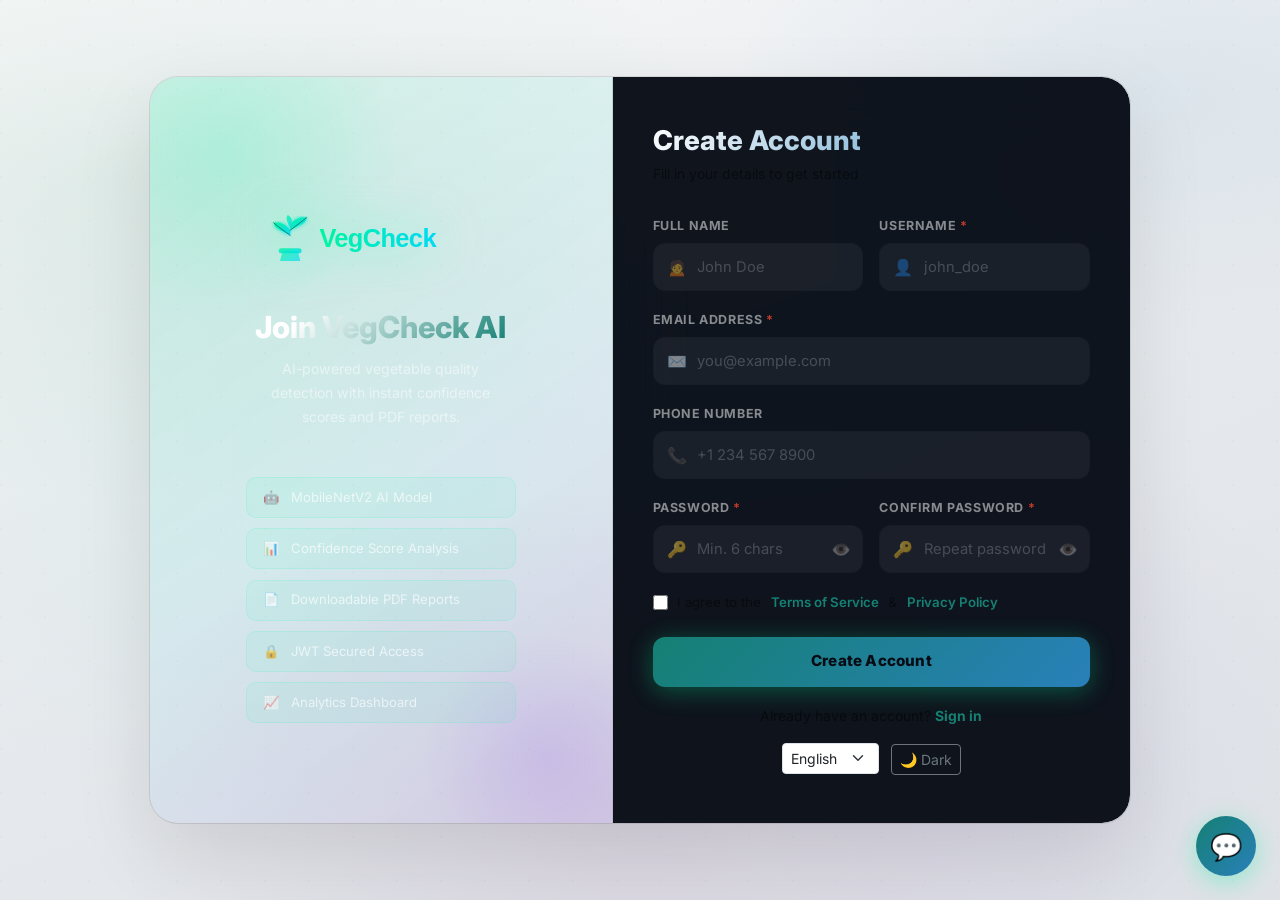
<file: frontend/register.html>
<!DOCTYPE html>
<html lang="en">
<head>
  <meta charset="UTF-8" />
  <meta name="viewport" content="width=device-width, initial-scale=1.0" />
    <title data-key="register_title">Register - VegCheck AI</title>
  <link rel="icon" type="image/svg+xml" href="assets/icons/favicon.svg" />
  <link href="https://cdn.jsdelivr.net/npm/bootstrap@5.3.3/dist/css/bootstrap.min.css" rel="stylesheet" />
  <link rel="stylesheet" href="assets/css/style.css" />
  <link rel="stylesheet" href="assets/css/animations.css" />
</head>
<body>
  <div class="bg-canvas"></div>

  <div class="auth-wrapper">
    <div class="auth-split animate-scaleIn">

      <!-- Left panel -->
      <div class="auth-panel-left">
        <div class="auth-brand-icon"><img src="assets/icons/logo.svg" alt="VegCheck AI" style="height:56px;" /></div>
                <h2 data-key="register_welcome">Join VegCheck AI</h2>
        <p data-key="register_sub">AI-powered vegetable quality detection with instant confidence scores and PDF reports.</p>
        <div class="auth-features">
          <div class="auth-feature-item"><span>🤖</span><span data-key="feature_model">MobileNetV2 AI Model</span></div>
          <div class="auth-feature-item"><span>📊</span><span data-key="feature_confidence">Confidence Score Analysis</span></div>
          <div class="auth-feature-item"><span>📄</span><span data-key="feature_downloads">Downloadable PDF Reports</span></div>
          <div class="auth-feature-item"><span>🔒</span><span data-key="feature_jwt">JWT Secured Access</span></div>
          <div class="auth-feature-item"><span>📈</span><span data-key="analytics_dashboard">Analytics Dashboard</span></div>
        </div>
      </div>

      <!-- Right panel -->
      <div class="auth-panel-right" style="overflow-y:auto;">
                <h3 data-key="register_btn">Create Account</h3>
        <p class="subtitle" data-key="register_subtitle">Fill in your details to get started</p>

        <div class="alert-box alert-error" id="errorBox">
                    <span>⚠️</span><span id="errorMsg" data-key="error_generic">Something went wrong.</span>
        </div>
        <div class="alert-box alert-success" id="successBox">
                    <span>✅</span><span data-key="register_success">Account created! Redirecting to login...</span>
        </div>

        <form id="registerForm" novalidate>

          <!-- Row: Full Name + Username -->
          <div class="row g-3 mb-0">
            <div class="col-6">
              <div class="form-group">
                <label class="form-label"><span data-key="register_full_name">Full Name</span></label>
                <div class="input-wrap">
                  <span class="input-icon">🙍</span>
                  <input type="text" class="form-control" id="full_name" data-key="register_full_placeholder" placeholder="John Doe" autocomplete="name" />
                </div>
              </div>
            </div>
            <div class="col-6">
              <div class="form-group">
                <label class="form-label"><span data-key="register_username">Username</span> <span style="color:var(--danger);">*</span></label>
                <div class="input-wrap">
                  <span class="input-icon">👤</span>
                  <input type="text" class="form-control" id="username" data-key="register_user_placeholder" placeholder="john_doe" required autocomplete="username" />
                </div>
              </div>
            </div>
          </div>

          <!-- Email -->
          <div class="form-group">
            <label class="form-label"><span data-key="register_email_label">Email Address</span> <span style="color:var(--danger);">*</span></label>
            <div class="input-wrap">
              <span class="input-icon">✉️</span>
              <input type="email" class="form-control" id="email" data-key="register_email_placeholder" placeholder="you@example.com" required autocomplete="email" />
            </div>
          </div>

          <!-- Phone -->
          <div class="form-group">
            <label class="form-label" data-key="register_phone">Phone Number</label>
            <div class="input-wrap">
              <span class="input-icon">📞</span>
              <input type="tel" class="form-control" id="phone" data-key="register_phone_placeholder" placeholder="+1 234 567 8900" autocomplete="tel" />
            </div>
          </div>

          <!-- Row: Password + Confirm Password -->
          <div class="row g-3 mb-0">
            <div class="col-6">
              <div class="form-group">
                <label class="form-label"><span data-key="register_password">Password</span> <span style="color:var(--danger);">*</span></label>
                <div class="input-wrap">
                  <span class="input-icon">🔑</span>
                  <input type="password" class="form-control" id="password" data-key="register_pw_placeholder" placeholder="Min. 6 chars" required autocomplete="new-password" />
                  <button type="button" class="toggle-pw" id="togglePw">👁️</button>
                </div>
              </div>
            </div>
            <div class="col-6">
              <div class="form-group">
                <label class="form-label"><span data-key="register_confirm">Confirm Password</span> <span style="color:var(--danger);">*</span></label>
                <div class="input-wrap">
                  <span class="input-icon">🔑</span>
                  <input type="password" class="form-control" id="confirmPassword" data-key="register_confirm_placeholder" placeholder="Repeat password" required autocomplete="new-password" />
                  <button type="button" class="toggle-pw" id="togglePw2">👁️</button>
                </div>
              </div>
            </div>
          </div>

          <!-- Terms -->
          <div class="form-group" style="margin-bottom:1rem;">
                        <label style="display:flex;align-items:center;gap:0.6rem;cursor:pointer;font-size:0.83rem;color:var(--muted);">
              <input type="checkbox" id="terms" style="accent-color:var(--p1);width:15px;height:15px;" />
              <span data-key="register_terms_text">I agree to the </span><a href="#" style="color:var(--p1);text-decoration:none;font-weight:600;"><span data-key="register_terms_label">Terms of Service</span></a> <span data-key="register_terms_and"> &amp; </span><a href="#" style="color:var(--p1);text-decoration:none;font-weight:600;"><span data-key="register_privacy_label">Privacy Policy</span></a>
            </label>
          </div>

          <button type="submit" class="btn-submit" id="submitBtn" data-key="register_btn">Create Account</button>
        </form>

                <div class="auth-footer-link">
          <span data-key="register_have_account">Already have an account?</span> <a href="login.html"><span data-key="register_sign_in">Sign in</span></a>
        </div>
              <div class="mt-3" style="text-align:center;">
          <select id="languageSelect" class="form-select form-select-sm" style="width:auto;display:inline-block;">
            <option value="en" data-key="lang_en">English</option>
            <option value="es" data-key="lang_es">Español</option>
            <option value="hi" data-key="lang_hi">हिंदी</option>
          </select>
          <button id="themeToggle" class="btn btn-sm btn-outline-secondary ms-2" data-key="theme_toggle_dark" onclick="toggleTheme()">🌙 Dark</button>
        </div>
      </div>

    </div>
  </div>

    <script src="https://cdn.jsdelivr.net/npm/bootstrap@5.3.3/dist/js/bootstrap.bundle.min.js"></script>
        <script src="assets/js/theme.js"></script>
    <script src="assets/js/translations.js"></script>
    <script src="assets/js/chatbot.js"></script>
    <script>
    const API = 'http://127.0.0.1:8000';

    document.getElementById('togglePw').addEventListener('click', () => {
      const pw = document.getElementById('password');
      const btn = document.getElementById('togglePw');
      pw.type = pw.type === 'password' ? 'text' : 'password';
      btn.textContent = pw.type === 'password' ? '👁️' : '🙈';
    });

    document.getElementById('togglePw2').addEventListener('click', () => {
      const pw = document.getElementById('confirmPassword');
      const btn = document.getElementById('togglePw2');
      pw.type = pw.type === 'password' ? 'text' : 'password';
      btn.textContent = pw.type === 'password' ? '👁️' : '🙈';
    });

    function showError(msg) {
      const box = document.getElementById('errorBox');
      document.getElementById('errorMsg').textContent = msg;
      box.classList.add('show');
      document.getElementById('successBox').classList.remove('show');
    }

    function showSuccess() {
      document.getElementById('successBox').classList.add('show');
      document.getElementById('errorBox').classList.remove('show');
    }

    document.getElementById('registerForm').addEventListener('submit', async (e) => {
      e.preventDefault();
      const btn = document.getElementById('submitBtn');
      const full_name = document.getElementById('full_name').value.trim();
      const username = document.getElementById('username').value.trim();
      const email = document.getElementById('email').value.trim();
      const phone = document.getElementById('phone').value.trim();
      const password = document.getElementById('password').value;
      const confirmPassword = document.getElementById('confirmPassword').value;
      const terms = document.getElementById('terms').checked;

            if (!username || !email || !password) return showError(t('register_required_fields'));
            if (password.length < 6) return showError(t('register_password_min'));
            if (password !== confirmPassword) return showError(t('register_password_mismatch'));
            if (!terms) return showError(t('register_terms_required'));

      btn.disabled = true;
      btn.innerHTML = '<span class="spinner"></span>' + t('creating_account');

      try {
        const res = await fetch(`${API}/register`, {
          method: 'POST',
          headers: { 'Content-Type': 'application/json' },
          body: JSON.stringify({ username, email, password, full_name, phone }),
        });
        const data = await res.json();
        if (res.ok) {
          showSuccess();
          setTimeout(() => window.location.href = 'login.html', 1800);
        } else {
                              showError(data.detail || t('register_failed_msg'));
          btn.disabled = false;
          btn.innerHTML = t('register_btn');
        }
      } catch {
                showError(t('cannot_connect'));
        btn.disabled = false;
        btn.innerHTML = t('register_btn');
      }
    });
  </script>
</body>
</html>
</file>
<file: frontend/assets/css/style.css>
@import url('https://fonts.googleapis.com/css2?family=Inter:wght@300;400;500;600;700;800;900&display=swap');

:root {
  --p1: #00f5a0;
  --p2: #00d9f5;
  --p3: #7c3aed;
  --accent: #a78bfa;
  --warn: #fbbf24;
  --danger: #f87171;
  --bg: #060b14;
  --bg2: #0d1526;
  --card: rgba(255,255,255,0.04);
  --card-hover: rgba(255,255,255,0.07);
  --border: rgba(255,255,255,0.08);
  --border-glow: rgba(0,245,160,0.4);
  --text: #e2e8f0;
  --muted: rgba(255,255,255,0.4);
  --radius: 18px;
  --shadow: 0 30px 80px rgba(0,0,0,0.7);
}

/* ── Light Theme Overrides ── */
.light-theme {
  --p1: #158073;
  --p2: #2980b9;
  --p3: #6a0572;
  --accent: #8e44ad;
  --warn: #d68910;
  --danger: #c0392b;
  --bg: #f8f9fa;
  --bg2: #e9ecef;
  --card: rgba(255,255,255,0.7);
  --card-hover: rgba(255,255,255,0.9);
  --border: rgba(0,0,0,0.1);
  --border-glow: rgba(21,128,70,0.4);
  --text: #212529;
  --muted: rgba(0,0,0,0.5);
  --shadow: 0 30px 80px rgba(0,0,0,0.1);
}

* { box-sizing: border-box; margin: 0; padding: 0; }

body {
  font-family: 'Inter', sans-serif;
  background: var(--bg);
  color: var(--text);
  min-height: 100vh;
  overflow-x: hidden;
}

/* ── Animated background ── */
.bg-canvas {
  position: fixed;
  inset: 0;
  z-index: 0;
  background:
    radial-gradient(ellipse 80% 60% at 10% 20%, rgba(0,245,160,0.10) 0%, transparent 60%),
    radial-gradient(ellipse 60% 50% at 90% 10%, rgba(0,217,245,0.09) 0%, transparent 55%),
    radial-gradient(ellipse 70% 60% at 50% 90%, rgba(124,58,237,0.10) 0%, transparent 60%),
    linear-gradient(160deg, #060b14 0%, #0a1220 40%, #0d0a1f 100%);
}

/* Light theme background */
.light-theme .bg-canvas {
  background:
    radial-gradient(ellipse 80% 60% at 10% 20%, rgba(21,128,70,0.08) 0%, transparent 60%),
    radial-gradient(ellipse 60% 50% at 90% 10%, rgba(41,128,185,0.07) 0%, transparent 55%),
    radial-gradient(ellipse 70% 60% at 50% 90%, rgba(106,5,114,0.08) 0%, transparent 60%),
    linear-gradient(160deg, #f8f9fa 0%, #e9ecef 40%, #dee2e6 100%);
}

.bg-canvas::before {
  content: '';
  position: absolute;
  inset: 0;
  background-image: radial-gradient(circle at 1px 1px, rgba(0,245,160,0.07) 1px, transparent 0);
  background-size: 44px 44px;
  animation: gridDrift 25s linear infinite;
  opacity: 0.3;
}

/* Light theme grid dots */
.light-theme .bg-canvas::before {
  background-image: radial-gradient(circle at 1px 1px, rgba(21,128,70,0.07) 1px, transparent 0);
  opacity: 0.4;
}

.bg-canvas::after {
  content: '';
  position: absolute;
  inset: 0;
  background:
    radial-gradient(circle 400px at 20% 50%, rgba(0,245,160,0.04), transparent),
    radial-gradient(circle 300px at 80% 80%, rgba(124,58,237,0.05), transparent);
  animation: blobPulse 8s ease-in-out infinite alternate;
}

@keyframes gridDrift {
  0% { transform: translate(0,0); }
  100% { transform: translate(44px,44px); }
}

@keyframes blobPulse {
  0% { opacity: 0.6; transform: scale(1); }
  100% { opacity: 1; transform: scale(1.08); }
}

/* ── Scrollbar ── */
::-webkit-scrollbar { width: 6px; }
::-webkit-scrollbar-track { background: var(--bg); }
::-webkit-scrollbar-thumb { background: rgba(0,245,160,0.25); border-radius: 3px; }

/* ── Navbar ── */
.glass-nav {
  position: sticky;
  top: 0;
  z-index: 200;
  background: rgba(6,11,20,0.80);
  backdrop-filter: blur(24px);
  -webkit-backdrop-filter: blur(24px);
  border-bottom: 1px solid var(--border);
  padding: 0.6rem 0;
  transition: background 0.3s;
}

.navbar-brand {
  font-weight: 900;
  font-size: 1.35rem;
  background: linear-gradient(90deg, var(--p1), var(--p2));
  -webkit-background-clip: text;
  -webkit-text-fill-color: transparent;
  background-clip: text;
  letter-spacing: -0.5px;
  transition: filter 0.3s;
}
.navbar-brand img { height: 40px; transition: filter 0.3s; }
.navbar-brand img:hover { filter: brightness(1.2) drop-shadow(0 0 8px rgba(0,245,160,0.5)); }

.nav-link {
  color: rgba(255,255,255,0.6) !important;
  font-weight: 500;
  font-size: 0.88rem;
  padding: 0.4rem 0.85rem !important;
  border-radius: 8px;
  transition: color 0.2s, background 0.2s;
}
.nav-link:hover, .nav-link.active {
  color: var(--p1) !important;
  background: rgba(0,245,160,0.08);
}

/* ── Auth layout ── */
.auth-wrapper {
  position: relative;
  z-index: 1;
  min-height: 100vh;
  display: flex;
  align-items: center;
  justify-content: center;
  padding: 2rem 1rem;
}

.auth-split {
  display: flex;
  width: min(100%, 980px);
  min-height: 600px;
  border-radius: 28px;
  overflow: hidden;
  box-shadow: var(--shadow), 0 0 0 1px var(--border);
}

.auth-panel-left {
  flex: 1;
  background: linear-gradient(145deg, rgba(0,245,160,0.10), rgba(0,217,245,0.06), rgba(124,58,237,0.08));
  border-right: 1px solid var(--border);
  display: flex;
  flex-direction: column;
  align-items: center;
  justify-content: center;
  padding: 3rem 2rem;
  text-align: center;
  position: relative;
  overflow: hidden;
}

.auth-panel-left::before {
  content: '';
  position: absolute;
  width: 350px; height: 350px;
  background: radial-gradient(circle, rgba(0,245,160,0.15), transparent 70%);
  top: -100px; left: -100px;
  border-radius: 50%;
  animation: blobPulse 6s ease-in-out infinite alternate;
}

.auth-panel-left::after {
  content: '';
  position: absolute;
  width: 250px; height: 250px;
  background: radial-gradient(circle, rgba(124,58,237,0.12), transparent 70%);
  bottom: -60px; right: -60px;
  border-radius: 50%;
  animation: blobPulse 8s ease-in-out infinite alternate-reverse;
}

.auth-brand-icon {
  font-size: 4.5rem;
  margin-bottom: 1.5rem;
  filter: drop-shadow(0 0 24px rgba(0,245,160,0.5));
  animation: float 3.5s ease-in-out infinite;
  position: relative; z-index: 1;
}

.auth-panel-left h2 {
  font-size: 1.9rem;
  font-weight: 800;
  background: linear-gradient(135deg, #fff 20%, var(--p1) 100%);
  -webkit-background-clip: text;
  -webkit-text-fill-color: transparent;
  background-clip: text;
  margin-bottom: 0.75rem;
  position: relative; z-index: 1;
}

.auth-panel-left p {
  color: rgba(255,255,255,0.5);
  font-size: 0.88rem;
  line-height: 1.7;
  max-width: 260px;
  position: relative; z-index: 1;
}

.auth-features {
  margin-top: 2rem;
  display: flex;
  flex-direction: column;
  gap: 0.65rem;
  width: 100%;
  max-width: 270px;
  position: relative; z-index: 1;
}

.auth-feature-item {
  display: flex;
  align-items: center;
  gap: 0.75rem;
  background: rgba(0,245,160,0.06);
  border: 1px solid rgba(0,245,160,0.12);
  border-radius: 10px;
  padding: 0.6rem 1rem;
  font-size: 0.82rem;
  color: rgba(255,255,255,0.65);
  transition: background 0.2s, border-color 0.2s, transform 0.2s;
}
.auth-feature-item:hover {
  background: rgba(0,245,160,0.10);
  border-color: rgba(0,245,160,0.25);
  transform: translateX(4px);
}

.auth-panel-right {
  flex: 1.1;
  background: rgba(6,11,20,0.96);
  backdrop-filter: blur(30px);
  padding: 3rem 2.5rem;
  display: flex;
  flex-direction: column;
  justify-content: center;
}

.auth-panel-right h3 {
  font-size: 1.7rem;
  font-weight: 800;
  background: linear-gradient(135deg, #fff, var(--p2));
  -webkit-background-clip: text;
  -webkit-text-fill-color: transparent;
  background-clip: text;
  margin-bottom: 0.4rem;
}

.auth-panel-right .subtitle {
  color: var(--muted);
  font-size: 0.87rem;
  margin-bottom: 2rem;
}

/* ── Form ── */
.form-group { margin-bottom: 1.25rem; }

.form-label {
  font-size: 0.78rem;
  font-weight: 700;
  color: rgba(255,255,255,0.5);
  text-transform: uppercase;
  letter-spacing: 0.6px;
  margin-bottom: 0.45rem;
  display: block;
}

.input-wrap { position: relative; }

.input-icon {
  position: absolute;
  left: 14px;
  top: 50%;
  transform: translateY(-50%);
  font-size: 1rem;
  pointer-events: none;
  opacity: 0.45;
}

.form-control {
  width: 100%;
  background: rgba(255,255,255,0.05);
  border: 1px solid var(--border);
  border-radius: 12px;
  color: var(--text);
  padding: 0.75rem 1rem 0.75rem 2.7rem;
  font-size: 0.92rem;
  font-family: 'Inter', sans-serif;
  transition: border-color 0.25s, box-shadow 0.25s, background 0.25s;
  outline: none;
}

.form-control:focus {
  border-color: var(--border-glow);
  background: rgba(0,245,160,0.05);
  box-shadow: 0 0 0 3px rgba(0,245,160,0.10), 0 0 20px rgba(0,245,160,0.08);
  color: #fff;
}

.form-control::placeholder { color: rgba(255,255,255,0.2); }

.toggle-pw {
  position: absolute;
  right: 12px;
  top: 50%;
  transform: translateY(-50%);
  background: none;
  border: none;
  color: rgba(255,255,255,0.3);
  cursor: pointer;
  font-size: 1rem;
  padding: 0;
  transition: color 0.2s;
}
.toggle-pw:hover { color: var(--p1); }

/* ── Buttons ── */
.btn-submit {
  width: 100%;
  padding: 0.85rem;
  background: linear-gradient(135deg, var(--p1), var(--p2));
  border: none;
  border-radius: 12px;
  color: #060b14;
  font-size: 0.95rem;
  font-weight: 800;
  font-family: 'Inter', sans-serif;
  cursor: pointer;
  transition: transform 0.2s, box-shadow 0.2s, filter 0.2s;
  box-shadow: 0 4px 24px rgba(0,245,160,0.3);
  margin-top: 0.5rem;
  position: relative;
  overflow: hidden;
  letter-spacing: 0.2px;
}

.btn-submit::after {
  content: '';
  position: absolute;
  inset: 0;
  background: linear-gradient(135deg, rgba(255,255,255,0.2), transparent);
  opacity: 0;
  transition: opacity 0.2s;
}

.btn-submit:hover:not(:disabled) {
  transform: translateY(-2px);
  box-shadow: 0 8px 36px rgba(0,245,160,0.45);
  filter: brightness(1.05);
}
.btn-submit:hover::after { opacity: 1; }
.btn-submit:active:not(:disabled) { transform: translateY(0); }
.btn-submit:disabled { opacity: 0.55; cursor: not-allowed; }

.btn-primary-custom {
  display: inline-flex;
  align-items: center;
  gap: 0.5rem;
  background: linear-gradient(135deg, var(--p1), var(--p2));
  color: #060b14;
  border: none;
  border-radius: 12px;
  padding: 0.8rem 1.8rem;
  font-size: 0.93rem;
  font-weight: 800;
  text-decoration: none;
  transition: transform 0.2s, box-shadow 0.2s, filter 0.2s;
  box-shadow: 0 4px 24px rgba(0,245,160,0.3);
}
.btn-primary-custom:hover {
  transform: translateY(-2px);
  box-shadow: 0 8px 36px rgba(0,245,160,0.45);
  color: #060b14;
  filter: brightness(1.05);
}

.btn-outline-custom {
  display: inline-flex;
  align-items: center;
  gap: 0.5rem;
  background: transparent;
  color: rgba(255,255,255,0.7);
  border: 1px solid var(--border);
  border-radius: 12px;
  padding: 0.8rem 1.8rem;
  font-size: 0.93rem;
  font-weight: 600;
  text-decoration: none;
  transition: all 0.25s;
}
.btn-outline-custom:hover {
  border-color: var(--p1);
  color: var(--p1);
  background: rgba(0,245,160,0.06);
  box-shadow: 0 0 16px rgba(0,245,160,0.12);
}

/* ── Alert ── */
.alert-box {
  border-radius: 12px;
  padding: 0.8rem 1rem;
  font-size: 0.85rem;
  margin-bottom: 1.2rem;
  display: none;
  align-items: center;
  gap: 0.5rem;
  animation: slideDown 0.3s ease;
}
.alert-box.show { display: flex; }
.alert-error { background: rgba(248,113,113,0.10); border: 1px solid rgba(248,113,113,0.25); color: #fca5a5; }
.alert-success { background: rgba(0,245,160,0.10); border: 1px solid rgba(0,245,160,0.25); color: var(--p1); }

@keyframes slideDown {
  from { opacity: 0; transform: translateY(-8px); }
  to { opacity: 1; transform: translateY(0); }
}

.auth-divider {
  text-align: center;
  margin: 1.2rem 0;
  position: relative;
  color: rgba(255,255,255,0.2);
  font-size: 0.78rem;
}
.auth-divider::before, .auth-divider::after {
  content: '';
  position: absolute;
  top: 50%;
  width: 42%;
  height: 1px;
  background: var(--border);
}
.auth-divider::before { left: 0; }
.auth-divider::after { right: 0; }

.auth-footer-link {
  text-align: center;
  font-size: 0.87rem;
  color: var(--muted);
  margin-top: 1.2rem;
}
.auth-footer-link a {
  color: var(--p1);
  text-decoration: none;
  font-weight: 700;
  transition: color 0.2s;
}
.auth-footer-link a:hover { color: var(--p2); }

/* ── Spinner ── */
.spinner {
  width: 15px; height: 15px;
  border: 2px solid rgba(6,11,20,0.3);
  border-top-color: #060b14;
  border-radius: 50%;
  animation: spin 0.7s linear infinite;
  display: inline-block;
  vertical-align: middle;
  margin-right: 6px;
}
@keyframes spin { to { transform: rotate(360deg); } }

/* ── Hero ── */
.hero-section {
  position: relative;
  z-index: 1;
  padding: 5.5rem 0 3.5rem;
}

.hero-badge {
  display: inline-flex;
  align-items: center;
  gap: 0.5rem;
  background: rgba(0,245,160,0.08);
  border: 1px solid rgba(0,245,160,0.2);
  border-radius: 50px;
  padding: 0.35rem 1.1rem;
  font-size: 0.78rem;
  color: var(--p1);
  font-weight: 700;
  margin-bottom: 1.5rem;
  letter-spacing: 0.4px;
  animation: badgePulse 3s ease-in-out infinite;
}

@keyframes badgePulse {
  0%,100% { box-shadow: 0 0 0 0 rgba(0,245,160,0.2); }
  50% { box-shadow: 0 0 0 6px rgba(0,245,160,0); }
}

.hero-title {
  font-size: clamp(2.4rem, 5.5vw, 3.8rem);
  font-weight: 900;
  line-height: 1.12;
  letter-spacing: -1.5px;
  background: linear-gradient(135deg, #fff 20%, var(--p1) 60%, var(--p2) 100%);
  -webkit-background-clip: text;
  -webkit-text-fill-color: transparent;
  background-clip: text;
}

.hero-sub {
  color: rgba(255,255,255,0.45);
  font-size: 1.05rem;
  line-height: 1.75;
  max-width: 520px;
  margin-top: 1.1rem;
}

/* Hero visual card */
.hero-visual-card {
  background: rgba(255,255,255,0.03);
  border: 1px solid var(--border);
  border-radius: 24px;
  padding: 2rem;
  position: relative;
  overflow: hidden;
  box-shadow: 0 20px 60px rgba(0,0,0,0.4), inset 0 1px 0 rgba(255,255,255,0.05);
  transition: transform 0.4s, box-shadow 0.4s;
}
.hero-visual-card:hover {
  transform: translateY(-4px);
  box-shadow: 0 30px 80px rgba(0,0,0,0.5), 0 0 40px rgba(0,245,160,0.06);
}

.hero-visual-card::before {
  content: '';
  position: absolute;
  inset: 0;
  background: radial-gradient(circle at 50% 0%, rgba(0,245,160,0.08), transparent 60%);
}

.veg-grid {
  display: grid;
  grid-template-columns: repeat(3, 1fr);
  gap: 0.9rem;
  position: relative;
  z-index: 1;
}

.veg-item {
  background: rgba(0,245,160,0.04);
  border: 1px solid rgba(0,245,160,0.10);
  border-radius: 14px;
  padding: 1.2rem 0.5rem;
  text-align: center;
  transition: transform 0.3s, border-color 0.3s, background 0.3s, box-shadow 0.3s;
  cursor: default;
}
.veg-item:hover {
  transform: translateY(-5px) scale(1.03);
  border-color: rgba(0,245,160,0.3);
  background: rgba(0,245,160,0.08);
  box-shadow: 0 8px 24px rgba(0,245,160,0.12);
}

.veg-item .emoji { font-size: 2.2rem; display: block; margin-bottom: 0.4rem; }
.veg-item .label { font-size: 0.7rem; color: var(--muted); font-weight: 500; }

.quality-badge {
  display: inline-block;
  padding: 0.2rem 0.65rem;
  border-radius: 50px;
  font-size: 0.63rem;
  font-weight: 800;
  margin-top: 0.35rem;
  letter-spacing: 0.3px;
}
.badge-fresh { background: rgba(0,245,160,0.15); color: var(--p1); border: 1px solid rgba(0,245,160,0.2); }
.badge-moderate { background: rgba(251,191,36,0.15); color: var(--warn); border: 1px solid rgba(251,191,36,0.2); }
.badge-rotten { background: rgba(248,113,113,0.15); color: var(--danger); border: 1px solid rgba(248,113,113,0.2); }

/* ── Feature cards ── */
.feature-card {
  background: var(--card);
  border: 1px solid var(--border);
  border-radius: var(--radius);
  padding: 2rem;
  height: 100%;
  transition: transform 0.3s, border-color 0.3s, box-shadow 0.3s, background 0.3s;
  position: relative;
  overflow: hidden;
}

.feature-card::before {
  content: '';
  position: absolute;
  top: 0; left: 0; right: 0;
  height: 2px;
  background: linear-gradient(90deg, transparent, var(--p1), var(--p2), transparent);
  opacity: 0;
  transition: opacity 0.3s;
}

.feature-card:hover {
  transform: translateY(-6px);
  border-color: rgba(0,245,160,0.2);
  background: var(--card-hover);
  box-shadow: 0 16px 48px rgba(0,0,0,0.35), 0 0 30px rgba(0,245,160,0.06);
}
.feature-card:hover::before { opacity: 1; }

.feature-icon {
  width: 52px; height: 52px;
  background: linear-gradient(135deg, rgba(0,245,160,0.12), rgba(0,217,245,0.08));
  border: 1px solid rgba(0,245,160,0.18);
  border-radius: 14px;
  display: flex;
  align-items: center;
  justify-content: center;
  font-size: 1.5rem;
  margin-bottom: 1.1rem;
  transition: transform 0.3s, box-shadow 0.3s;
}
.feature-card:hover .feature-icon {
  transform: scale(1.1) rotate(-3deg);
  box-shadow: 0 0 20px rgba(0,245,160,0.2);
}

.feature-card h4 { font-size: 1rem; font-weight: 700; margin-bottom: 0.5rem; color: #fff; }
.feature-card p { font-size: 0.84rem; color: var(--muted); line-height: 1.65; }

/* ── Glass card ── */
.glass-card {
  background: var(--card);
  backdrop-filter: blur(20px);
  -webkit-backdrop-filter: blur(20px);
  border: 1px solid var(--border);
  border-radius: var(--radius);
  transition: border-color 0.3s, box-shadow 0.3s;
}
.glass-card:hover {
  border-color: rgba(0,245,160,0.12);
  box-shadow: 0 8px 32px rgba(0,0,0,0.3);
}

/* Light theme glass card hover */
.light-theme .glass-card:hover {
  border-color: rgba(21,128,70,0.15);
  box-shadow: 0 8px 32px rgba(0,0,0,0.1);
}

/* ── Stat cards ── */
.stat-card {
  background: var(--card);
  border: 1px solid var(--border);
  border-radius: var(--radius);
  padding: 1.6rem;
  text-align: center;
  transition: transform 0.3s, border-color 0.3s, box-shadow 0.3s;
  position: relative;
  overflow: hidden;
}
.stat-card::after {
  content: '';
  position: absolute;
  bottom: 0; left: 0; right: 0;
  height: 2px;
  background: linear-gradient(90deg, transparent, var(--p1), transparent);
  opacity: 0;
  transition: opacity 0.3s;
}
.stat-card:hover { transform: translateY(-4px); border-color: rgba(0,245,160,0.2); box-shadow: 0 12px 36px rgba(0,0,0,0.3); }
.stat-card:hover::after { opacity: 1; }
.stat-card h5 { font-size: 0.78rem; font-weight: 700; text-transform: uppercase; letter-spacing: 0.6px; color: var(--muted); margin-bottom: 0.5rem; }
.stat-card h2 { font-size: 2.4rem; font-weight: 900; background: linear-gradient(135deg, #fff, var(--p1)); -webkit-background-clip: text; -webkit-text-fill-color: transparent; background-clip: text; }

/* ── Upload zone ── */
.upload-zone {
  min-height: 200px;
  border: 2px dashed rgba(0,245,160,0.2);
  border-radius: 16px;
  display: flex;
  flex-direction: column;
  align-items: center;
  justify-content: center;
  color: var(--muted);
  font-size: 0.9rem;
  transition: border-color 0.3s, background 0.3s;
  cursor: pointer;
  gap: 0.5rem;
}
.upload-zone:hover, .upload-zone.drag-over {
  border-color: rgba(0,245,160,0.5);
  background: rgba(0,245,160,0.04);
  color: var(--p1);
}
.upload-zone .upload-icon { font-size: 2.5rem; }

/* ── Progress bar ── */
.progress-bar-custom {
  height: 8px;
  background: rgba(255,255,255,0.07);
  border-radius: 4px;
  overflow: hidden;
  margin: 0.5rem 0 1rem;
}
.progress-fill {
  height: 100%;
  background: linear-gradient(90deg, var(--p1), var(--p2));
  border-radius: 4px;
  transition: width 0.8s cubic-bezier(0.4,0,0.2,1);
  box-shadow: 0 0 10px rgba(0,245,160,0.4);
}

/* ── History item ── */
.history-item {
  border-bottom: 1px solid var(--border);
  padding: 1rem 0;
  display: flex;
  flex-wrap: wrap;
  justify-content: space-between;
  align-items: center;
  gap: 0.75rem;
  transition: background 0.2s;
  border-radius: 8px;
  padding-left: 0.5rem;
  padding-right: 0.5rem;
}
.history-item:last-child { border-bottom: none; }
.history-item:hover { background: rgba(0,245,160,0.03); }

/* ── Responsive ── */
@media (max-width: 768px) {
  .auth-split { flex-direction: column; min-height: auto; }
  .auth-panel-left { display: none; }
  .auth-panel-right { padding: 2rem 1.5rem; }
  .hero-title { letter-spacing: -0.5px; }
}
</file>
<file: frontend/assets/css/animations.css>
@keyframes float {
  0%,100% { transform: translateY(0) rotate(0deg); }
  33% { transform: translateY(-12px) rotate(2deg); }
  66% { transform: translateY(-6px) rotate(-1deg); }
}

@keyframes fadeInUp {
  from { opacity: 0; transform: translateY(28px); }
  to { opacity: 1; transform: translateY(0); }
}

@keyframes fadeInLeft {
  from { opacity: 0; transform: translateX(-28px); }
  to { opacity: 1; transform: translateX(0); }
}

@keyframes fadeInRight {
  from { opacity: 0; transform: translateX(28px); }
  to { opacity: 1; transform: translateX(0); }
}

@keyframes scaleIn {
  from { opacity: 0; transform: scale(0.90); }
  to { opacity: 1; transform: scale(1); }
}

@keyframes shimmer {
  0% { background-position: -200% center; }
  100% { background-position: 200% center; }
}

@keyframes glowPulse {
  0%,100% { box-shadow: 0 0 0 0 rgba(0,245,160,0.3); }
  50% { box-shadow: 0 0 0 10px rgba(0,245,160,0); }
}

@keyframes spin { to { transform: rotate(360deg); } }

.animate-fadeInUp  { animation: fadeInUp  0.65s cubic-bezier(0.4,0,0.2,1) both; }
.animate-fadeInLeft  { animation: fadeInLeft  0.65s cubic-bezier(0.4,0,0.2,1) both; }
.animate-fadeInRight { animation: fadeInRight 0.65s cubic-bezier(0.4,0,0.2,1) both; }
.animate-scaleIn   { animation: scaleIn   0.55s cubic-bezier(0.4,0,0.2,1) both; }

.delay-1 { animation-delay: 0.10s; }
.delay-2 { animation-delay: 0.20s; }
.delay-3 { animation-delay: 0.30s; }
.delay-4 { animation-delay: 0.40s; }
.delay-5 { animation-delay: 0.50s; }

.veg-item:nth-child(1) { animation: fadeInUp 0.5s 0.10s cubic-bezier(0.4,0,0.2,1) both; }
.veg-item:nth-child(2) { animation: fadeInUp 0.5s 0.18s cubic-bezier(0.4,0,0.2,1) both; }
.veg-item:nth-child(3) { animation: fadeInUp 0.5s 0.26s cubic-bezier(0.4,0,0.2,1) both; }
.veg-item:nth-child(4) { animation: fadeInUp 0.5s 0.34s cubic-bezier(0.4,0,0.2,1) both; }
.veg-item:nth-child(5) { animation: fadeInUp 0.5s 0.42s cubic-bezier(0.4,0,0.2,1) both; }
.veg-item:nth-child(6) { animation: fadeInUp 0.5s 0.50s cubic-bezier(0.4,0,0.2,1) both; }

.btn-submit { animation: glowPulse 2.5s ease-in-out infinite; }
.btn-submit:hover { animation: none; }
</file>
